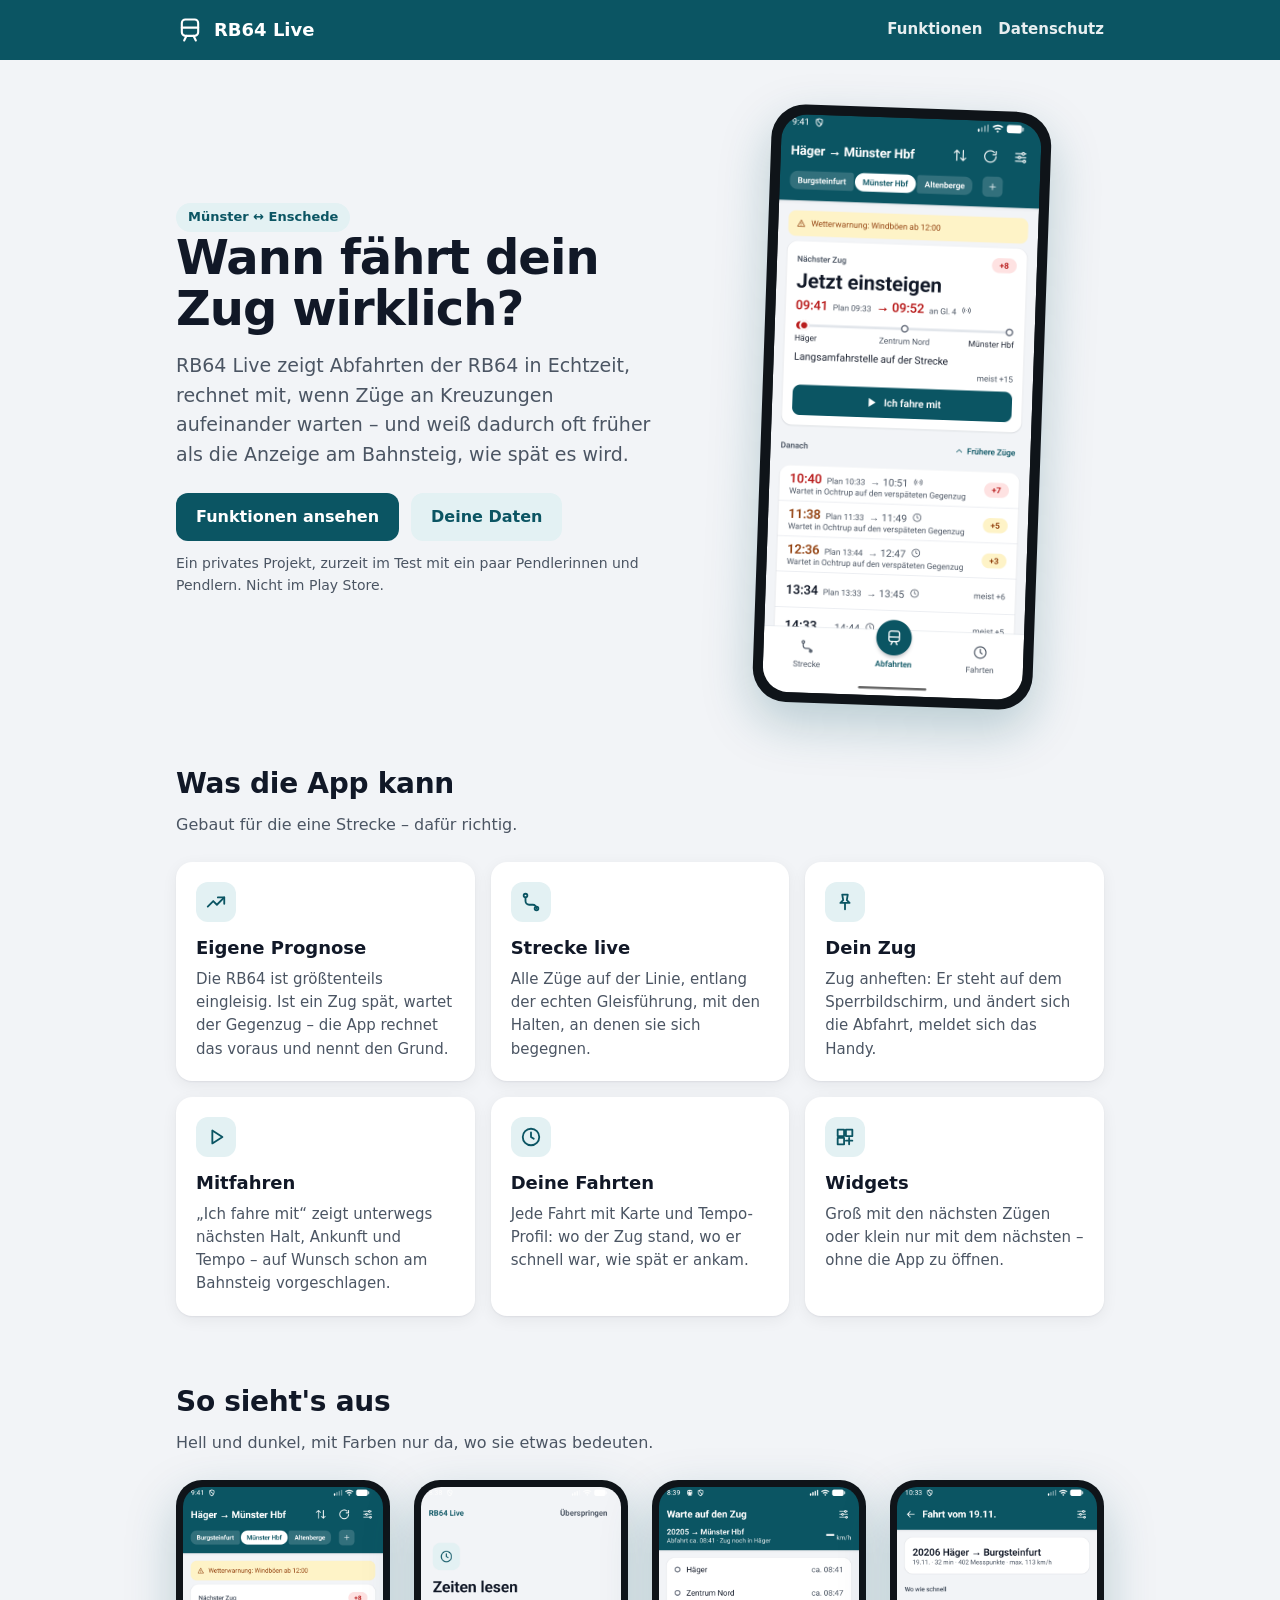
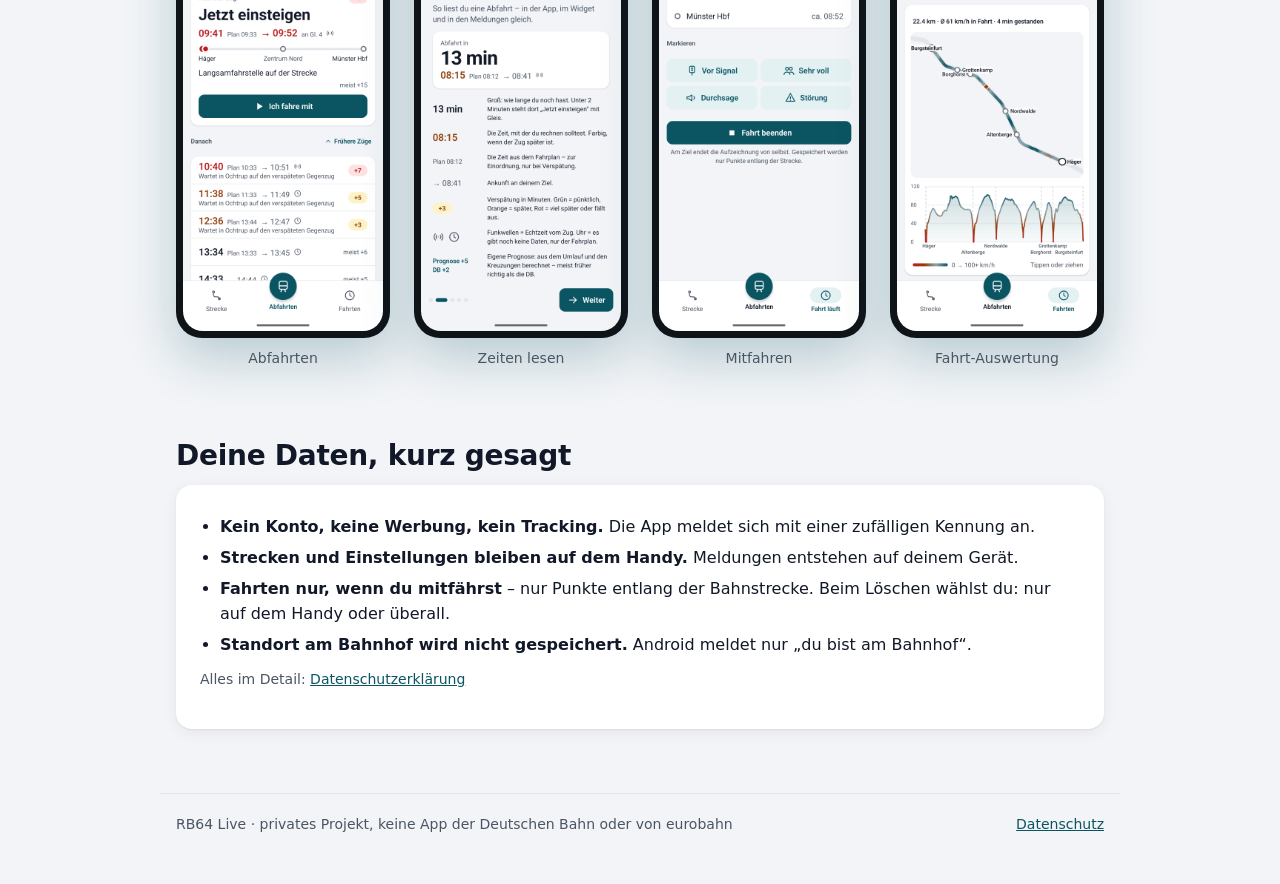
<file: index.html>
<!doctype html>
<html lang="de">
<head>
  <meta charset="utf-8">
  <meta name="viewport" content="width=device-width, initial-scale=1">
  <title>RB64 Live</title>
  <meta name="description" content="Echtzeit für die RB64 Münster–Enschede: wann dein Zug wirklich fährt, wo er gerade ist und warum er wartet.">
  <meta name="theme-color" content="#0B5563">
  <link rel="stylesheet" href="style.css">
  <link rel="icon" href="data:image/svg+xml,%3Csvg xmlns='http://www.w3.org/2000/svg' viewBox='0 0 24 24'%3E%3Crect width='24' height='24' rx='6' fill='%230B5563'/%3E%3Cpath d='M8 4h8a2 2 0 0 1 2 2v7a2 2 0 0 1-2 2H8a2 2 0 0 1-2-2V6a2 2 0 0 1 2-2zM6 10h12M9 15l-2 4M15 15l2 4' fill='none' stroke='white' stroke-width='1.8' stroke-linecap='round' stroke-linejoin='round'/%3E%3C/svg%3E">
</head>
<body>
<header class="top">
  <div class="wrap">
    <a class="logo" href="./">
      <svg viewBox="0 0 24 24" fill="none" stroke="currentColor" stroke-width="1.8" stroke-linecap="round" stroke-linejoin="round" aria-hidden="true">
        <path d="M8 3h8a3 3 0 0 1 3 3v8a3 3 0 0 1-3 3H8a3 3 0 0 1-3-3V6a3 3 0 0 1 3-3z"/><path d="M5 10h14"/><path d="M9 17l-2 4M15 17l2 4"/>
      </svg>
      RB64 Live
    </a>
    <nav>
      <a class="hide-sm" href="#funktionen">Funktionen</a>
      <a href="datenschutz.html">Datenschutz</a>
    </nav>
  </div>
</header>

<main class="wrap">
  <div class="hero">
    <div>
      <span class="pill tint">Münster ↔ Enschede</span>
      <h1>Wann fährt dein Zug wirklich?</h1>
      <p class="lead">RB64 Live zeigt Abfahrten der RB64 in Echtzeit, rechnet mit, wenn Züge an Kreuzungen aufeinander warten –
        und weiß dadurch oft früher als die Anzeige am Bahnsteig, wie spät es wird.</p>
      <div class="actions">
        <a class="btn" href="#funktionen">Funktionen ansehen</a>
        <a class="btn soft" href="datenschutz.html">Deine Daten</a>
      </div>
      <p class="note">Ein privates Projekt, zurzeit im Test mit ein paar Pendlerinnen und Pendlern. Nicht im Play Store.</p>
    </div>
    <div class="phone"><img src="img/abfahrten.png" alt="Abfahrten Häger nach Münster Hbf: nächster Zug mit 8 Minuten Verspätung, darunter weitere Züge mit Grund der Verspätung" width="1080" height="2400"></div>
  </div>

  <section id="funktionen">
    <h2>Was die App kann</h2>
    <p class="sub">Gebaut für die eine Strecke – dafür richtig.</p>
    <div class="grid">
      <div class="card">
        <div class="icon"><svg viewBox="0 0 24 24" fill="none" stroke="currentColor" stroke-width="2" stroke-linecap="round" stroke-linejoin="round"><path d="M3 17l6-6 4 4 8-8"/><path d="M14 7h7v7"/></svg></div>
        <h3>Eigene Prognose</h3>
        <p>Die RB64 ist größtenteils eingleisig. Ist ein Zug spät, wartet der Gegenzug – die App rechnet das voraus und nennt den Grund.</p>
      </div>
      <div class="card">
        <div class="icon"><svg viewBox="0 0 24 24" fill="none" stroke="currentColor" stroke-width="2" stroke-linecap="round" stroke-linejoin="round"><path d="M4 5a2 2 0 1 0 4 0a2 2 0 1 0-4 0"/><path d="M16 19a2 2 0 1 0 4 0a2 2 0 1 0-4 0"/><path d="M6 7v4a4 4 0 0 0 4 4h4a4 4 0 0 1 4 4"/></svg></div>
        <h3>Strecke live</h3>
        <p>Alle Züge auf der Linie, entlang der echten Gleisführung, mit den Halten, an denen sie sich begegnen.</p>
      </div>
      <div class="card">
        <div class="icon"><svg viewBox="0 0 24 24" fill="none" stroke="currentColor" stroke-width="2" stroke-linecap="round" stroke-linejoin="round"><path d="M9 4h6l-1 6 3 3H7l3-3z"/><path d="M12 13v7"/></svg></div>
        <h3>Dein Zug</h3>
        <p>Zug anheften: Er steht auf dem Sperrbildschirm, und ändert sich die Abfahrt, meldet sich das Handy.</p>
      </div>
      <div class="card">
        <div class="icon"><svg viewBox="0 0 24 24" fill="none" stroke="currentColor" stroke-width="2" stroke-linecap="round" stroke-linejoin="round"><path d="M8 5v14l11-7z"/></svg></div>
        <h3>Mitfahren</h3>
        <p>„Ich fahre mit“ zeigt unterwegs nächsten Halt, Ankunft und Tempo – auf Wunsch schon am Bahnsteig vorgeschlagen.</p>
      </div>
      <div class="card">
        <div class="icon"><svg viewBox="0 0 24 24" fill="none" stroke="currentColor" stroke-width="2" stroke-linecap="round" stroke-linejoin="round"><path d="M3 12a9 9 0 1 0 18 0a9 9 0 1 0-18 0"/><path d="M12 7v5l3 2"/></svg></div>
        <h3>Deine Fahrten</h3>
        <p>Jede Fahrt mit Karte und Tempo-Profil: wo der Zug stand, wo er schnell war, wie spät er ankam.</p>
      </div>
      <div class="card">
        <div class="icon"><svg viewBox="0 0 24 24" fill="none" stroke="currentColor" stroke-width="2" stroke-linecap="round" stroke-linejoin="round"><path d="M4 4h7v7H4zM13 4h7v7h-7zM4 13h7v7H4z"/><path d="M13 16h7M16.5 13v7"/></svg></div>
        <h3>Widgets</h3>
        <p>Groß mit den nächsten Zügen oder klein nur mit dem nächsten – ohne die App zu öffnen.</p>
      </div>
    </div>
  </section>

  <section>
    <h2>So sieht's aus</h2>
    <p class="sub">Hell und dunkel, mit Farben nur da, wo sie etwas bedeuten.</p>
    <div class="shots">
      <figure><div class="phone"><img src="img/abfahrten.png" alt="Abfahrten mit Verspätungen und Gründen" loading="lazy" width="1080" height="2400"></div><figcaption>Abfahrten</figcaption></figure>
      <figure><div class="phone"><img src="img/zeiten.png" alt="Einführung: wie man eine Abfahrt liest" loading="lazy" width="1080" height="2400"></div><figcaption>Zeiten lesen</figcaption></figure>
      <figure><div class="phone"><img src="img/mitfahren.png" alt="Mitfahren: Warte auf den Zug, Halte mit erwarteten Zeiten" loading="lazy" width="1080" height="2400"></div><figcaption>Mitfahren</figcaption></figure>
      <figure><div class="phone"><img src="img/fahrt.png" alt="Auswertung einer Fahrt mit Karte und Tempo-Profil" loading="lazy" width="1080" height="2400"></div><figcaption>Fahrt-Auswertung</figcaption></figure>
    </div>
  </section>

  <section>
    <h2>Deine Daten, kurz gesagt</h2>
    <div class="privacy">
      <ul>
        <li><strong>Kein Konto, keine Werbung, kein Tracking.</strong> Die App meldet sich mit einer zufälligen Kennung an.</li>
        <li><strong>Strecken und Einstellungen bleiben auf dem Handy.</strong> Meldungen entstehen auf deinem Gerät.</li>
        <li><strong>Fahrten nur, wenn du mitfährst</strong> – nur Punkte entlang der Bahnstrecke. Beim Löschen wählst du: nur auf dem Handy oder überall.</li>
        <li><strong>Standort am Bahnhof wird nicht gespeichert.</strong> Android meldet nur „du bist am Bahnhof“.</li>
      </ul>
      <p class="note">Alles im Detail: <a href="datenschutz.html">Datenschutzerklärung</a></p>
    </div>
  </section>
</main>

<footer>
  <div class="wrap">
    <span>RB64 Live · privates Projekt, keine App der Deutschen Bahn oder von eurobahn</span>
    <span><a href="datenschutz.html">Datenschutz</a></span>
  </div>
</footer>
</body>
</html>
</file>
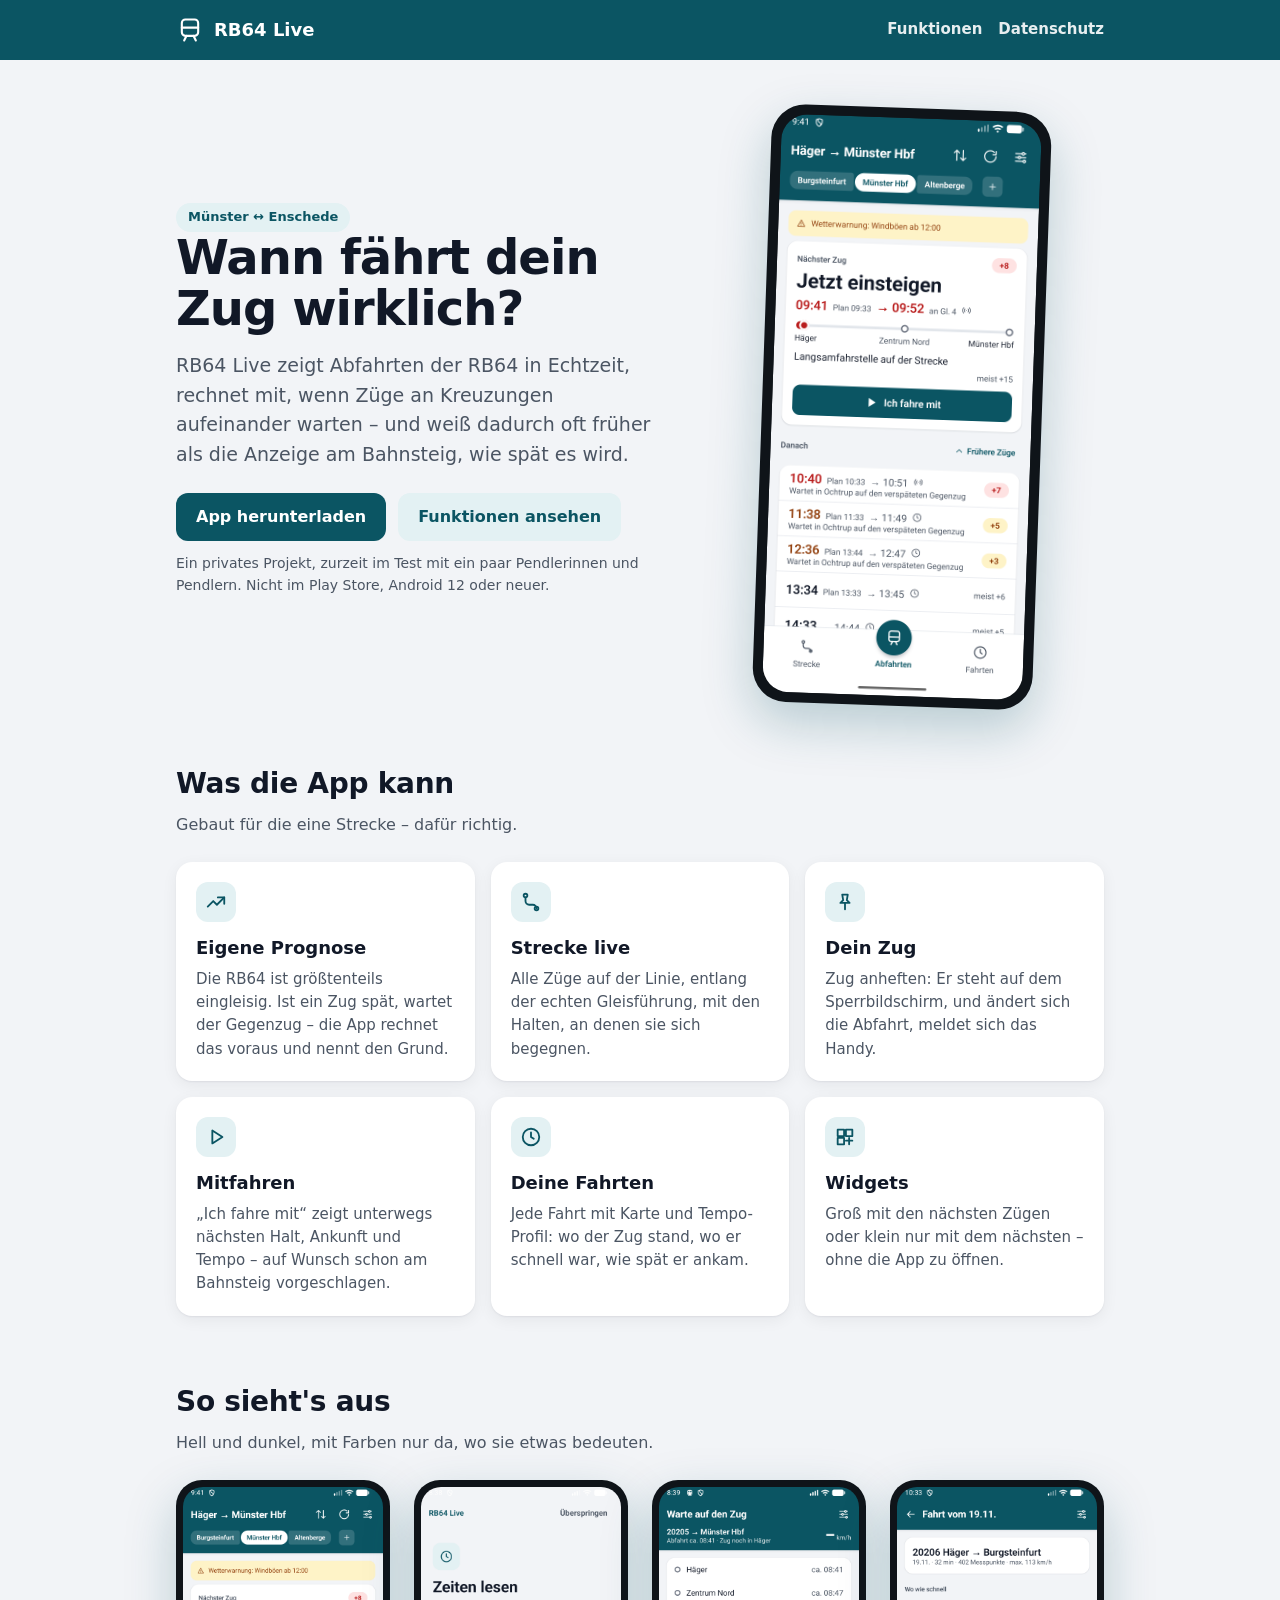
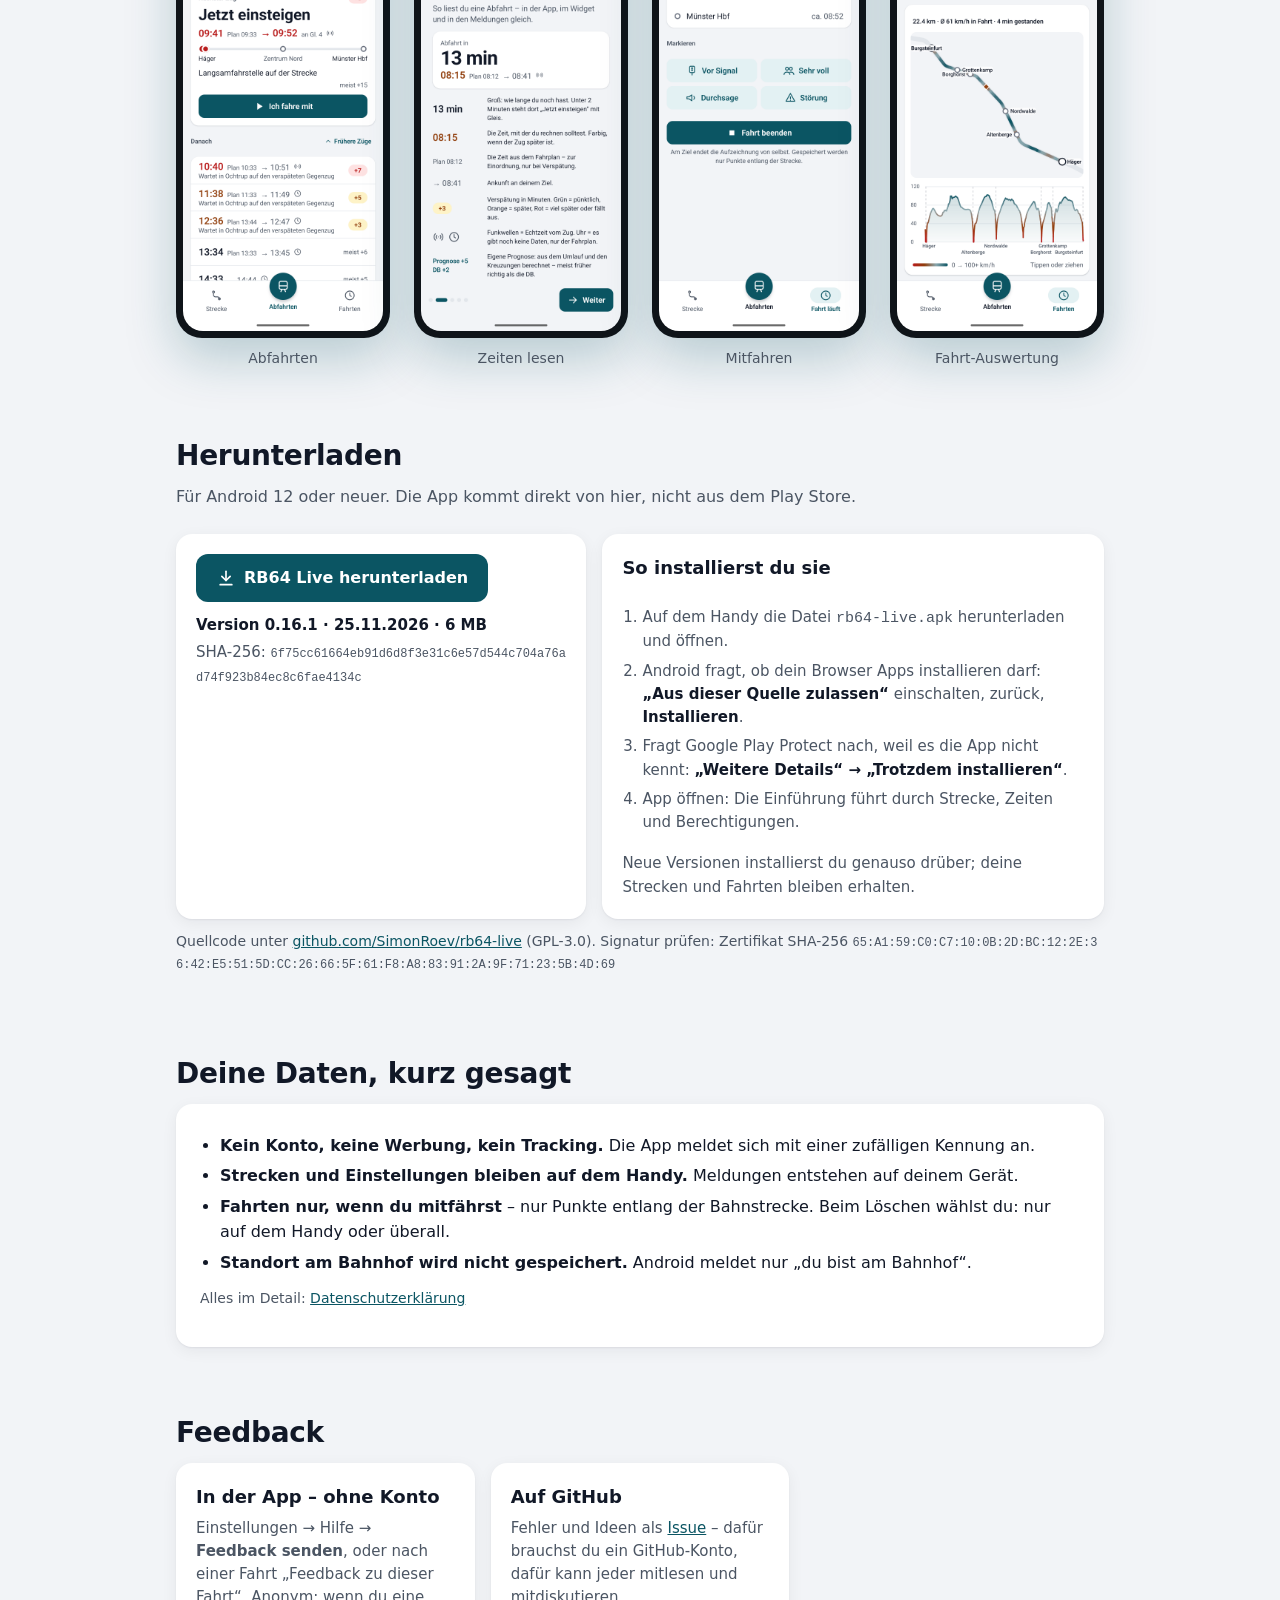
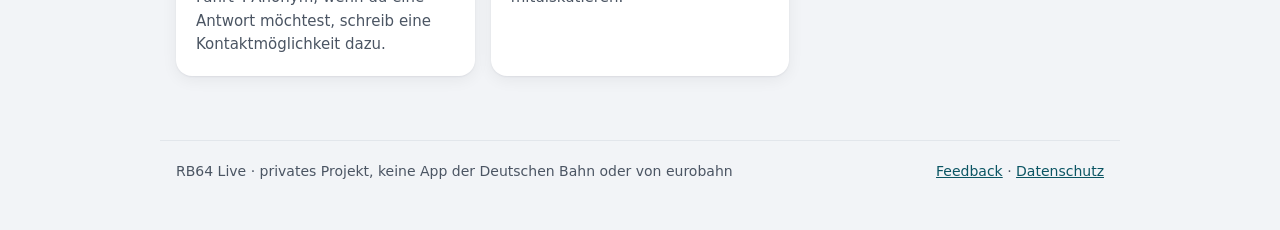
<file: docs/index.html>
<!doctype html>
<html lang="de">
<head>
  <meta charset="utf-8">
  <meta name="viewport" content="width=device-width, initial-scale=1">
  <title>RB64 Live</title>
  <meta name="description" content="Echtzeit für die RB64 Münster–Enschede: wann dein Zug wirklich fährt, wo er gerade ist und warum er wartet.">
  <meta name="theme-color" content="#0B5563">
  <link rel="stylesheet" href="style.css">
  <link rel="icon" href="data:image/svg+xml,%3Csvg xmlns='http://www.w3.org/2000/svg' viewBox='0 0 24 24'%3E%3Crect width='24' height='24' rx='6' fill='%230B5563'/%3E%3Cpath d='M8 4h8a2 2 0 0 1 2 2v7a2 2 0 0 1-2 2H8a2 2 0 0 1-2-2V6a2 2 0 0 1 2-2zM6 10h12M9 15l-2 4M15 15l2 4' fill='none' stroke='white' stroke-width='1.8' stroke-linecap='round' stroke-linejoin='round'/%3E%3C/svg%3E">
</head>
<body>
<header class="top">
  <div class="wrap">
    <a class="logo" href="./">
      <svg viewBox="0 0 24 24" fill="none" stroke="currentColor" stroke-width="1.8" stroke-linecap="round" stroke-linejoin="round" aria-hidden="true">
        <path d="M8 3h8a3 3 0 0 1 3 3v8a3 3 0 0 1-3 3H8a3 3 0 0 1-3-3V6a3 3 0 0 1 3-3z"/><path d="M5 10h14"/><path d="M9 17l-2 4M15 17l2 4"/>
      </svg>
      RB64 Live
    </a>
    <nav>
      <a class="hide-sm" href="#funktionen">Funktionen</a>
      <a href="datenschutz.html">Datenschutz</a>
    </nav>
  </div>
</header>

<main class="wrap">
  <div class="hero">
    <div>
      <span class="pill tint">Münster ↔ Enschede</span>
      <h1>Wann fährt dein Zug wirklich?</h1>
      <p class="lead">RB64 Live zeigt Abfahrten der RB64 in Echtzeit, rechnet mit, wenn Züge an Kreuzungen aufeinander warten –
        und weiß dadurch oft früher als die Anzeige am Bahnsteig, wie spät es wird.</p>
      <div class="actions">
        <a class="btn" href="#download">App herunterladen</a>
        <a class="btn soft" href="#funktionen">Funktionen ansehen</a>
      </div>
      <p class="note">Ein privates Projekt, zurzeit im Test mit ein paar Pendlerinnen und Pendlern. Nicht im Play Store, Android 12 oder neuer.</p>
    </div>
    <div class="phone"><img src="img/abfahrten.png" alt="Abfahrten Häger nach Münster Hbf: nächster Zug mit 8 Minuten Verspätung, darunter weitere Züge mit Grund der Verspätung" width="1080" height="2400"></div>
  </div>

  <section id="funktionen">
    <h2>Was die App kann</h2>
    <p class="sub">Gebaut für die eine Strecke – dafür richtig.</p>
    <div class="grid">
      <div class="card">
        <div class="icon"><svg viewBox="0 0 24 24" fill="none" stroke="currentColor" stroke-width="2" stroke-linecap="round" stroke-linejoin="round"><path d="M3 17l6-6 4 4 8-8"/><path d="M14 7h7v7"/></svg></div>
        <h3>Eigene Prognose</h3>
        <p>Die RB64 ist größtenteils eingleisig. Ist ein Zug spät, wartet der Gegenzug – die App rechnet das voraus und nennt den Grund.</p>
      </div>
      <div class="card">
        <div class="icon"><svg viewBox="0 0 24 24" fill="none" stroke="currentColor" stroke-width="2" stroke-linecap="round" stroke-linejoin="round"><path d="M4 5a2 2 0 1 0 4 0a2 2 0 1 0-4 0"/><path d="M16 19a2 2 0 1 0 4 0a2 2 0 1 0-4 0"/><path d="M6 7v4a4 4 0 0 0 4 4h4a4 4 0 0 1 4 4"/></svg></div>
        <h3>Strecke live</h3>
        <p>Alle Züge auf der Linie, entlang der echten Gleisführung, mit den Halten, an denen sie sich begegnen.</p>
      </div>
      <div class="card">
        <div class="icon"><svg viewBox="0 0 24 24" fill="none" stroke="currentColor" stroke-width="2" stroke-linecap="round" stroke-linejoin="round"><path d="M9 4h6l-1 6 3 3H7l3-3z"/><path d="M12 13v7"/></svg></div>
        <h3>Dein Zug</h3>
        <p>Zug anheften: Er steht auf dem Sperrbildschirm, und ändert sich die Abfahrt, meldet sich das Handy.</p>
      </div>
      <div class="card">
        <div class="icon"><svg viewBox="0 0 24 24" fill="none" stroke="currentColor" stroke-width="2" stroke-linecap="round" stroke-linejoin="round"><path d="M8 5v14l11-7z"/></svg></div>
        <h3>Mitfahren</h3>
        <p>„Ich fahre mit“ zeigt unterwegs nächsten Halt, Ankunft und Tempo – auf Wunsch schon am Bahnsteig vorgeschlagen.</p>
      </div>
      <div class="card">
        <div class="icon"><svg viewBox="0 0 24 24" fill="none" stroke="currentColor" stroke-width="2" stroke-linecap="round" stroke-linejoin="round"><path d="M3 12a9 9 0 1 0 18 0a9 9 0 1 0-18 0"/><path d="M12 7v5l3 2"/></svg></div>
        <h3>Deine Fahrten</h3>
        <p>Jede Fahrt mit Karte und Tempo-Profil: wo der Zug stand, wo er schnell war, wie spät er ankam.</p>
      </div>
      <div class="card">
        <div class="icon"><svg viewBox="0 0 24 24" fill="none" stroke="currentColor" stroke-width="2" stroke-linecap="round" stroke-linejoin="round"><path d="M4 4h7v7H4zM13 4h7v7h-7zM4 13h7v7H4z"/><path d="M13 16h7M16.5 13v7"/></svg></div>
        <h3>Widgets</h3>
        <p>Groß mit den nächsten Zügen oder klein nur mit dem nächsten – ohne die App zu öffnen.</p>
      </div>
    </div>
  </section>

  <section>
    <h2>So sieht's aus</h2>
    <p class="sub">Hell und dunkel, mit Farben nur da, wo sie etwas bedeuten.</p>
    <div class="shots">
      <figure><div class="phone"><img src="img/abfahrten.png" alt="Abfahrten mit Verspätungen und Gründen" loading="lazy" width="1080" height="2400"></div><figcaption>Abfahrten</figcaption></figure>
      <figure><div class="phone"><img src="img/zeiten.png" alt="Einführung: wie man eine Abfahrt liest" loading="lazy" width="1080" height="2400"></div><figcaption>Zeiten lesen</figcaption></figure>
      <figure><div class="phone"><img src="img/mitfahren.png" alt="Mitfahren: Warte auf den Zug, Halte mit erwarteten Zeiten" loading="lazy" width="1080" height="2400"></div><figcaption>Mitfahren</figcaption></figure>
      <figure><div class="phone"><img src="img/fahrt.png" alt="Auswertung einer Fahrt mit Karte und Tempo-Profil" loading="lazy" width="1080" height="2400"></div><figcaption>Fahrt-Auswertung</figcaption></figure>
    </div>
  </section>

  <section id="download">
    <h2>Herunterladen</h2>
    <p class="sub">Für Android 12 oder neuer. Die App kommt direkt von hier, nicht aus dem Play Store.</p>
    <div class="download">
      <div class="card">
        <a class="btn" href="download/rb64-live.apk" download>
          <svg viewBox="0 0 24 24" width="20" height="20" fill="none" stroke="currentColor" stroke-width="2" stroke-linecap="round" stroke-linejoin="round" aria-hidden="true"><path d="M12 4v11"/><path d="M7 10l5 5 5-5"/><path d="M5 20h14"/></svg>
          RB64 Live herunterladen
        </a>
        <p class="release"><!--release--><span class="ver">Version 0.16.1 · 25.11.2026 · 6 MB</span><span class="sha">SHA-256: <code>6f75cc61664eb91d6d8f3e31c6e57d544c704a76ad74f923b84ec8c6fae4134c</code></span><!--/release--></p>
      </div>
      <div class="card">
        <h3>So installierst du sie</h3>
        <ol class="steps">
          <li>Auf dem Handy die Datei <code>rb64-live.apk</code> herunterladen und öffnen.</li>
          <li>Android fragt, ob dein Browser Apps installieren darf: <strong>„Aus dieser Quelle zulassen“</strong> einschalten, zurück, <strong>Installieren</strong>.</li>
          <li>Fragt Google Play Protect nach, weil es die App nicht kennt: <strong>„Weitere Details“ → „Trotzdem installieren“</strong>.</li>
          <li>App öffnen: Die Einführung führt durch Strecke, Zeiten und Berechtigungen.</li>
        </ol>
        <p class="note">Neue Versionen installierst du genauso drüber; deine Strecken und Fahrten bleiben erhalten.</p>
      </div>
    </div>
    <p class="note">Quellcode unter <a href="https://github.com/SimonRoev/rb64-live">github.com/SimonRoev/rb64-live</a> (GPL-3.0).
      Signatur prüfen: Zertifikat SHA-256 <code class="fp">65:A1:59:C0:C7:10:0B:2D:BC:12:2E:36:42:E5:51:5D:CC:26:66:5F:61:F8:A8:83:91:2A:9F:71:23:5B:4D:69</code></p>
  </section>

  <section>
    <h2>Deine Daten, kurz gesagt</h2>
    <div class="privacy">
      <ul>
        <li><strong>Kein Konto, keine Werbung, kein Tracking.</strong> Die App meldet sich mit einer zufälligen Kennung an.</li>
        <li><strong>Strecken und Einstellungen bleiben auf dem Handy.</strong> Meldungen entstehen auf deinem Gerät.</li>
        <li><strong>Fahrten nur, wenn du mitfährst</strong> – nur Punkte entlang der Bahnstrecke. Beim Löschen wählst du: nur auf dem Handy oder überall.</li>
        <li><strong>Standort am Bahnhof wird nicht gespeichert.</strong> Android meldet nur „du bist am Bahnhof“.</li>
      </ul>
      <p class="note">Alles im Detail: <a href="datenschutz.html">Datenschutzerklärung</a></p>
    </div>
  </section>

  <section id="feedback">
    <h2>Feedback</h2>
    <div class="grid">
      <div class="card">
        <h3>In der App – ohne Konto</h3>
        <p>Einstellungen → Hilfe → <strong>Feedback senden</strong>, oder nach einer Fahrt „Feedback zu dieser Fahrt“.
          Anonym; wenn du eine Antwort möchtest, schreib eine Kontaktmöglichkeit dazu.</p>
      </div>
      <div class="card">
        <h3>Auf GitHub</h3>
        <p>Fehler und Ideen als <a href="https://github.com/SimonRoev/rb64-live/issues">Issue</a> – dafür brauchst du ein GitHub-Konto,
          dafür kann jeder mitlesen und mitdiskutieren.</p>
      </div>
    </div>
  </section>
</main>

<footer>
  <div class="wrap">
    <span>RB64 Live · privates Projekt, keine App der Deutschen Bahn oder von eurobahn</span>
    <span><a href="#feedback">Feedback</a> · <a href="datenschutz.html">Datenschutz</a></span>
  </div>
</footer>
</body>
</html>
</file>
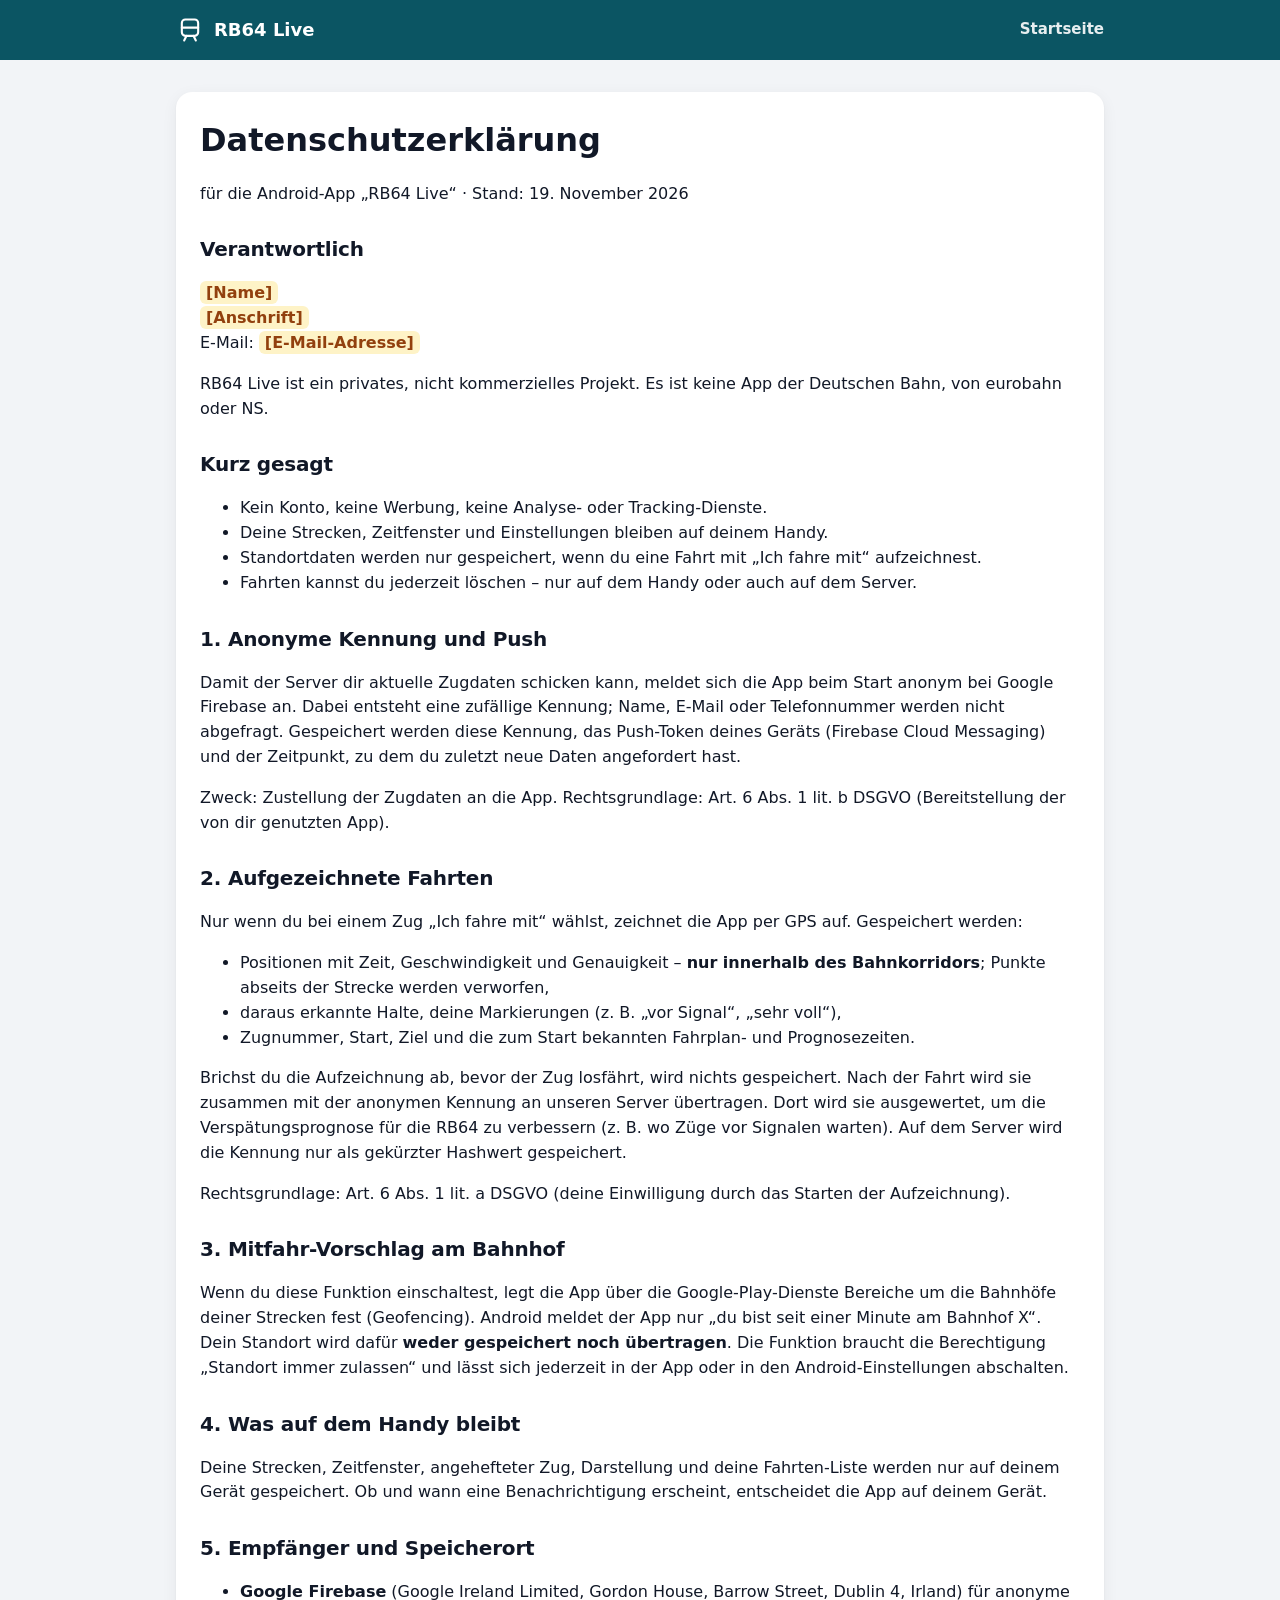
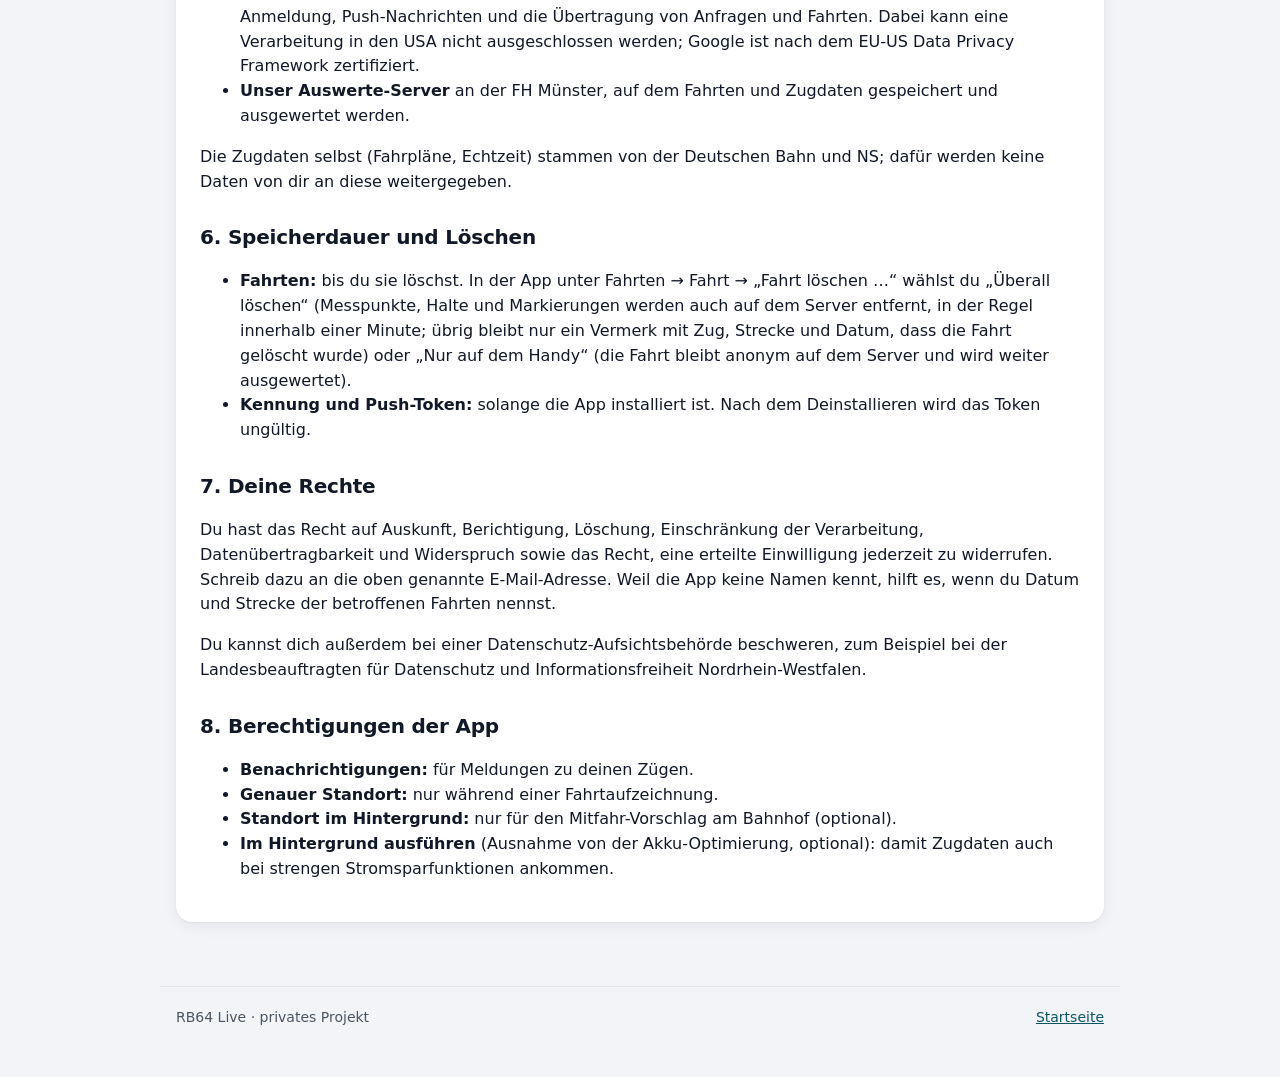
<file: datenschutz.html>
<!doctype html>
<html lang="de">
<head>
  <meta charset="utf-8">
  <meta name="viewport" content="width=device-width, initial-scale=1">
  <title>Datenschutz – RB64 Live</title>
  <meta name="description" content="Welche Daten die App RB64 Live verarbeitet, wozu und wie du sie löschen kannst.">
  <meta name="theme-color" content="#0B5563">
  <link rel="stylesheet" href="style.css">
</head>
<body>
<header class="top">
  <div class="wrap">
    <a class="logo" href="./">
      <svg viewBox="0 0 24 24" fill="none" stroke="currentColor" stroke-width="1.8" stroke-linecap="round" stroke-linejoin="round" aria-hidden="true">
        <path d="M8 3h8a3 3 0 0 1 3 3v8a3 3 0 0 1-3 3H8a3 3 0 0 1-3-3V6a3 3 0 0 1 3-3z"/><path d="M5 10h14"/><path d="M9 17l-2 4M15 17l2 4"/>
      </svg>
      RB64 Live
    </a>
    <nav><a href="./">Startseite</a></nav>
  </div>
</header>

<main class="wrap">
  <article class="doc">
    <h1>Datenschutzerklärung</h1>
    <p>für die Android-App „RB64 Live“ · Stand: 19. November 2026</p>

    <h2>Verantwortlich</h2>
    <p><span class="todo">[Name]</span><br>
      <span class="todo">[Anschrift]</span><br>
      E-Mail: <span class="todo">[E-Mail-Adresse]</span></p>
    <p>RB64 Live ist ein privates, nicht kommerzielles Projekt. Es ist keine App der Deutschen Bahn, von eurobahn oder NS.</p>

    <h2>Kurz gesagt</h2>
    <ul>
      <li>Kein Konto, keine Werbung, keine Analyse- oder Tracking-Dienste.</li>
      <li>Deine Strecken, Zeitfenster und Einstellungen bleiben auf deinem Handy.</li>
      <li>Standortdaten werden nur gespeichert, wenn du eine Fahrt mit „Ich fahre mit“ aufzeichnest.</li>
      <li>Fahrten kannst du jederzeit löschen – nur auf dem Handy oder auch auf dem Server.</li>
    </ul>

    <h2>1. Anonyme Kennung und Push</h2>
    <p>Damit der Server dir aktuelle Zugdaten schicken kann, meldet sich die App beim Start anonym bei Google Firebase an.
      Dabei entsteht eine zufällige Kennung; Name, E-Mail oder Telefonnummer werden nicht abgefragt.
      Gespeichert werden diese Kennung, das Push-Token deines Geräts (Firebase Cloud Messaging) und der Zeitpunkt,
      zu dem du zuletzt neue Daten angefordert hast.</p>
    <p>Zweck: Zustellung der Zugdaten an die App. Rechtsgrundlage: Art. 6 Abs. 1 lit. b DSGVO (Bereitstellung der von dir genutzten App).</p>

    <h2>2. Aufgezeichnete Fahrten</h2>
    <p>Nur wenn du bei einem Zug „Ich fahre mit“ wählst, zeichnet die App per GPS auf. Gespeichert werden:</p>
    <ul>
      <li>Positionen mit Zeit, Geschwindigkeit und Genauigkeit – <strong>nur innerhalb des Bahnkorridors</strong>; Punkte abseits der Strecke werden verworfen,</li>
      <li>daraus erkannte Halte, deine Markierungen (z. B. „vor Signal“, „sehr voll“),</li>
      <li>Zugnummer, Start, Ziel und die zum Start bekannten Fahrplan- und Prognosezeiten.</li>
    </ul>
    <p>Brichst du die Aufzeichnung ab, bevor der Zug losfährt, wird nichts gespeichert. Nach der Fahrt wird sie zusammen mit
      der anonymen Kennung an unseren Server übertragen. Dort wird sie ausgewertet, um die Verspätungsprognose für die RB64 zu
      verbessern (z. B. wo Züge vor Signalen warten). Auf dem Server wird die Kennung nur als gekürzter Hashwert gespeichert.</p>
    <p>Rechtsgrundlage: Art. 6 Abs. 1 lit. a DSGVO (deine Einwilligung durch das Starten der Aufzeichnung).</p>

    <h2>3. Mitfahr-Vorschlag am Bahnhof</h2>
    <p>Wenn du diese Funktion einschaltest, legt die App über die Google-Play-Dienste Bereiche um die Bahnhöfe deiner Strecken
      fest (Geofencing). Android meldet der App nur „du bist seit einer Minute am Bahnhof X“. Dein Standort wird dafür
      <strong>weder gespeichert noch übertragen</strong>. Die Funktion braucht die Berechtigung „Standort immer zulassen“
      und lässt sich jederzeit in der App oder in den Android-Einstellungen abschalten.</p>

    <h2>4. Was auf dem Handy bleibt</h2>
    <p>Deine Strecken, Zeitfenster, angehefteter Zug, Darstellung und deine Fahrten-Liste werden nur auf deinem Gerät
      gespeichert. Ob und wann eine Benachrichtigung erscheint, entscheidet die App auf deinem Gerät.</p>

    <h2>5. Empfänger und Speicherort</h2>
    <ul>
      <li><strong>Google Firebase</strong> (Google Ireland Limited, Gordon House, Barrow Street, Dublin 4, Irland) für anonyme Anmeldung,
        Push-Nachrichten und die Übertragung von Anfragen und Fahrten. Dabei kann eine Verarbeitung in den USA nicht
        ausgeschlossen werden; Google ist nach dem EU-US Data Privacy Framework zertifiziert.</li>
      <li><strong>Unser Auswerte-Server</strong> an der FH Münster, auf dem Fahrten und Zugdaten gespeichert und ausgewertet werden.</li>
    </ul>
    <p>Die Zugdaten selbst (Fahrpläne, Echtzeit) stammen von der Deutschen Bahn und NS; dafür werden keine Daten von dir an diese weitergegeben.</p>

    <h2>6. Speicherdauer und Löschen</h2>
    <ul>
      <li><strong>Fahrten:</strong> bis du sie löschst. In der App unter Fahrten → Fahrt → „Fahrt löschen …“ wählst du
        „Überall löschen“ (Messpunkte, Halte und Markierungen werden auch auf dem Server entfernt, in der Regel innerhalb
        einer Minute; übrig bleibt nur ein Vermerk mit Zug, Strecke und Datum, dass die Fahrt gelöscht wurde) oder
        „Nur auf dem Handy“ (die Fahrt bleibt anonym auf dem Server und wird weiter ausgewertet).</li>
      <li><strong>Kennung und Push-Token:</strong> solange die App installiert ist. Nach dem Deinstallieren wird das Token ungültig.</li>
    </ul>

    <h2>7. Deine Rechte</h2>
    <p>Du hast das Recht auf Auskunft, Berichtigung, Löschung, Einschränkung der Verarbeitung, Datenübertragbarkeit und
      Widerspruch sowie das Recht, eine erteilte Einwilligung jederzeit zu widerrufen. Schreib dazu an die oben genannte
      E-Mail-Adresse. Weil die App keine Namen kennt, hilft es, wenn du Datum und Strecke der betroffenen Fahrten nennst.</p>
    <p>Du kannst dich außerdem bei einer Datenschutz-Aufsichtsbehörde beschweren, zum Beispiel bei der Landesbeauftragten für
      Datenschutz und Informationsfreiheit Nordrhein-Westfalen.</p>

    <h2>8. Berechtigungen der App</h2>
    <ul>
      <li><strong>Benachrichtigungen:</strong> für Meldungen zu deinen Zügen.</li>
      <li><strong>Genauer Standort:</strong> nur während einer Fahrtaufzeichnung.</li>
      <li><strong>Standort im Hintergrund:</strong> nur für den Mitfahr-Vorschlag am Bahnhof (optional).</li>
      <li><strong>Im Hintergrund ausführen</strong> (Ausnahme von der Akku-Optimierung, optional): damit Zugdaten auch bei
        strengen Stromsparfunktionen ankommen.</li>
    </ul>
  </article>
</main>

<footer>
  <div class="wrap">
    <span>RB64 Live · privates Projekt</span>
    <span><a href="./">Startseite</a></span>
  </div>
</footer>
</body>
</html>
</file>
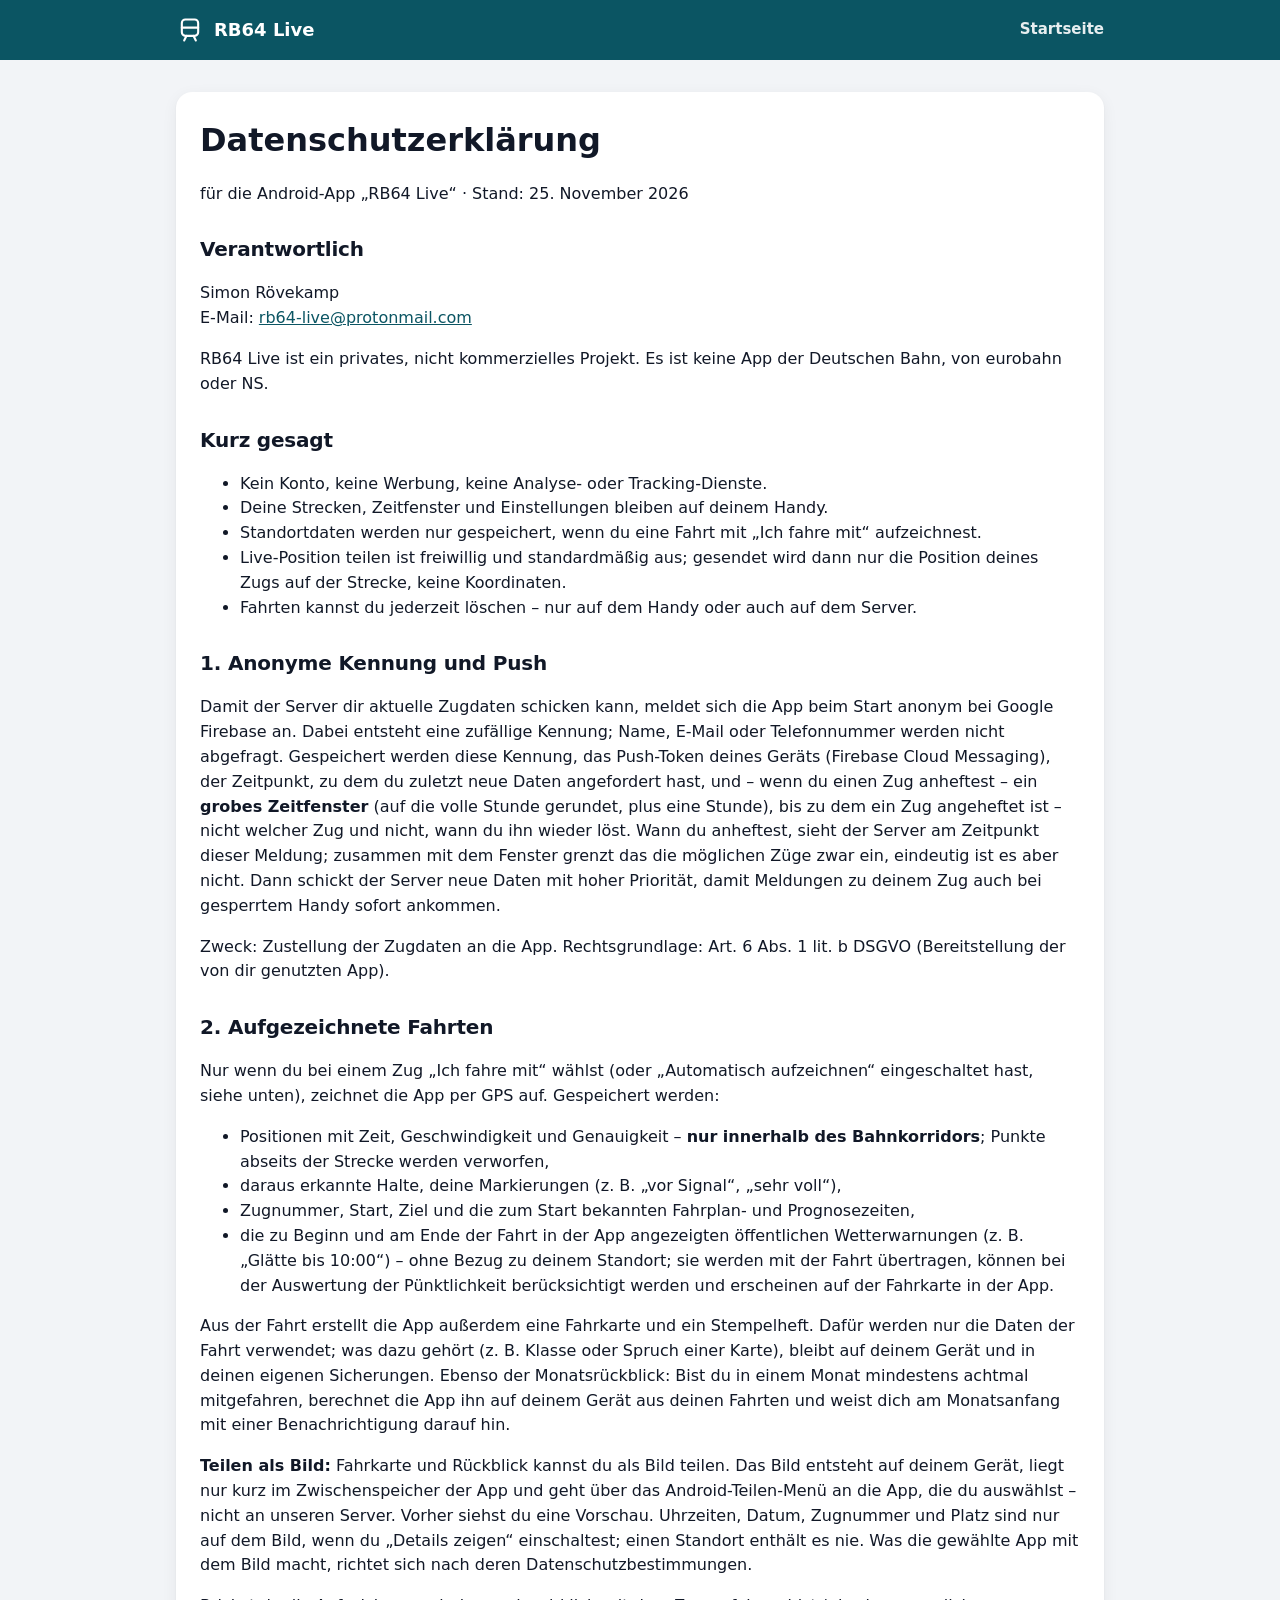
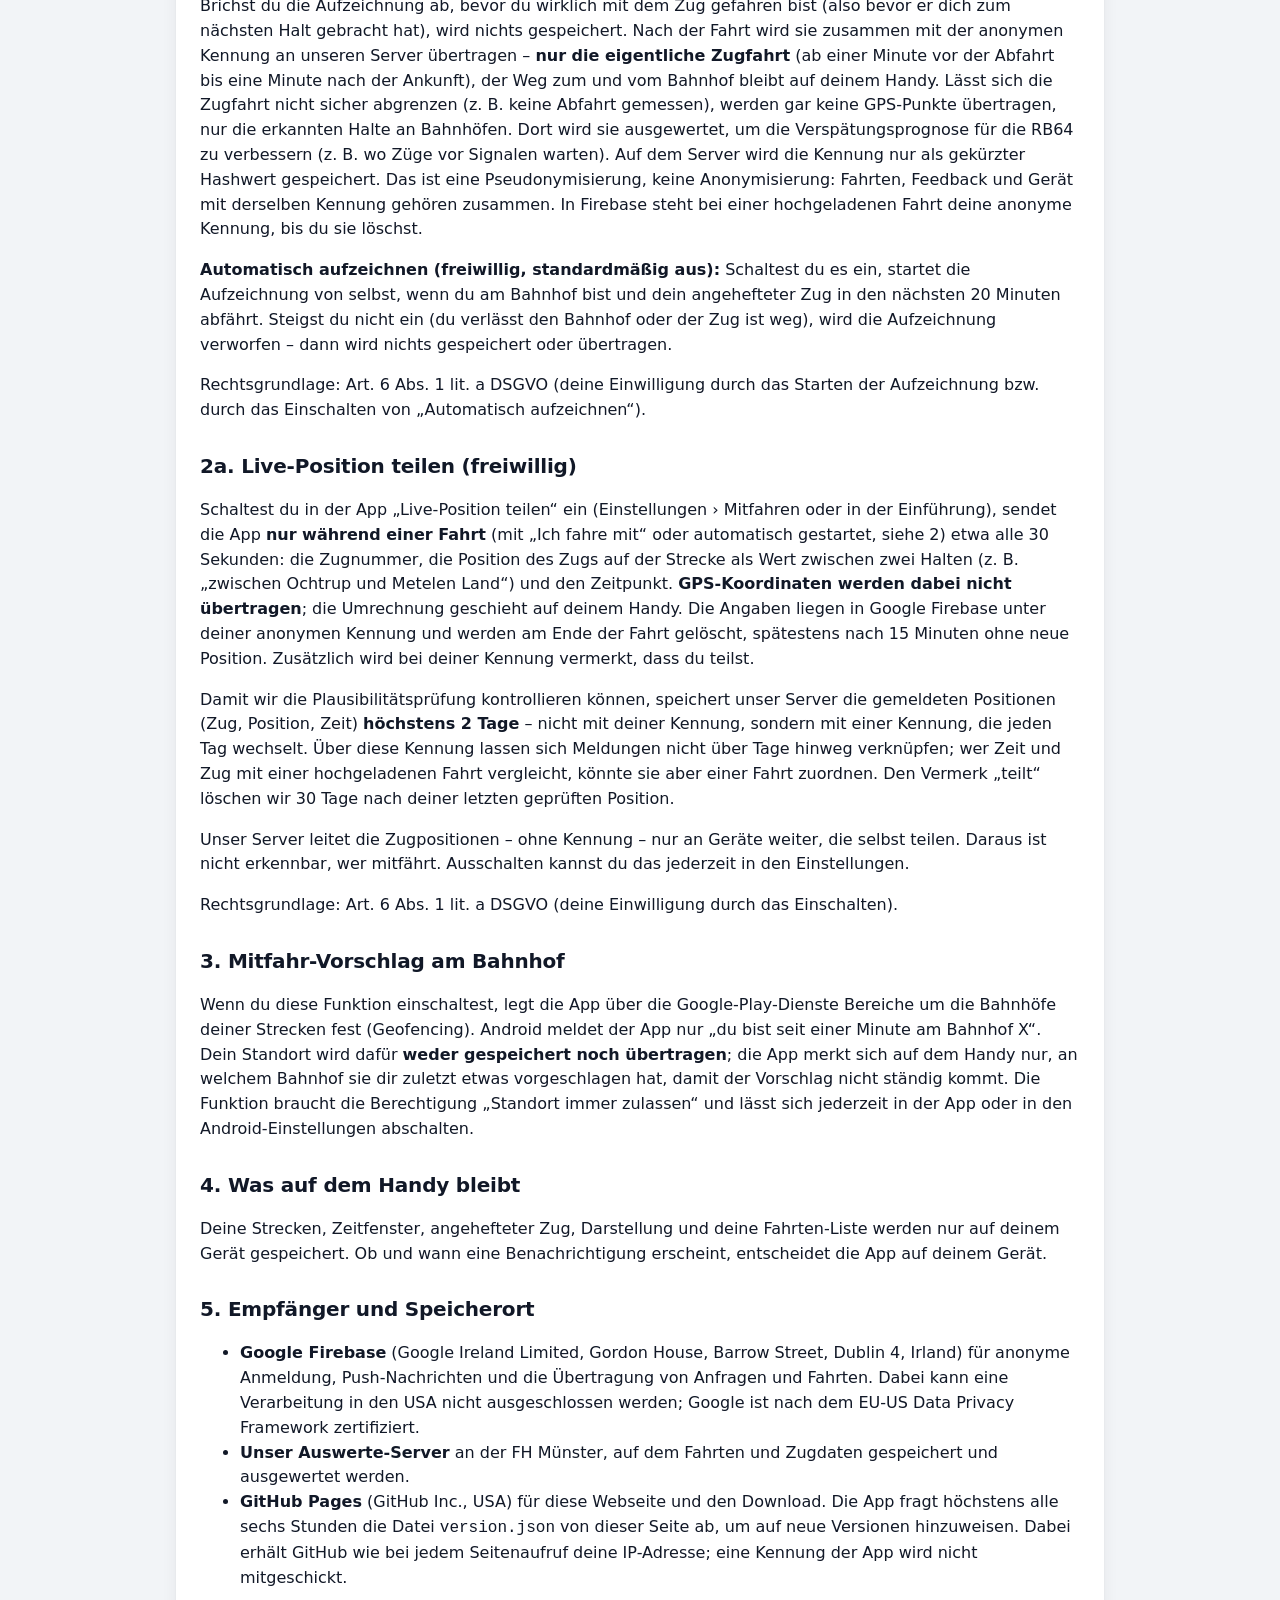
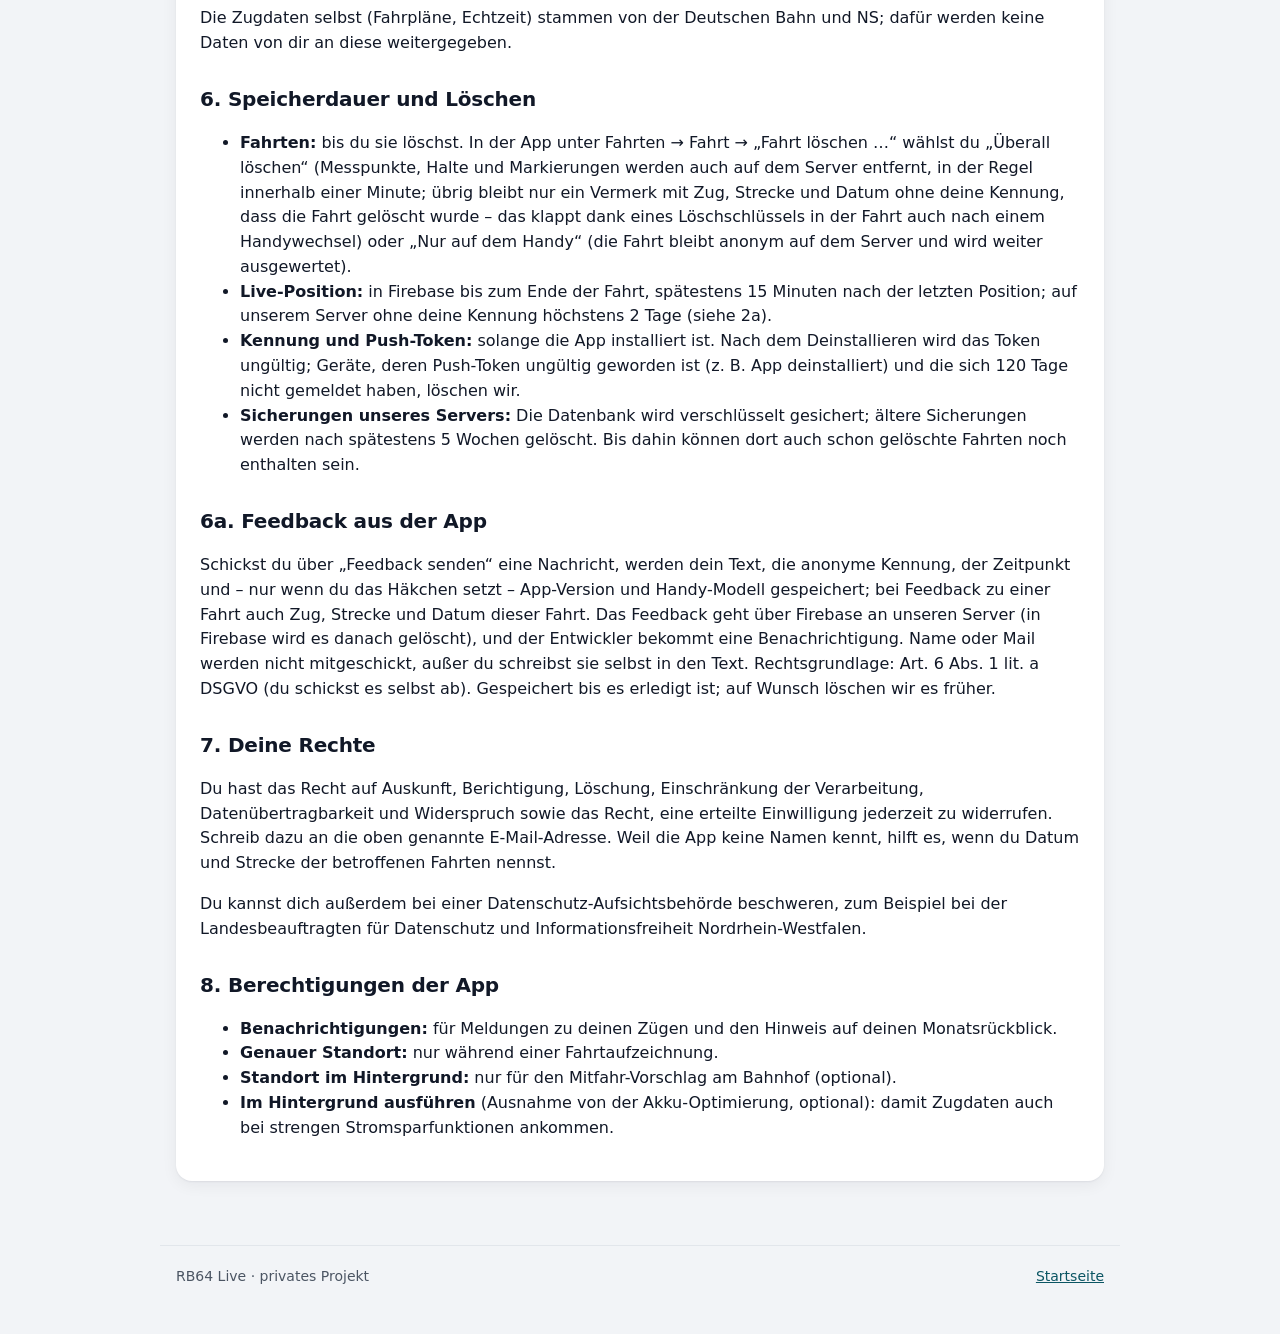
<file: docs/datenschutz.html>
<!doctype html>
<html lang="de">
<head>
  <meta charset="utf-8">
  <meta name="viewport" content="width=device-width, initial-scale=1">
  <title>Datenschutz – RB64 Live</title>
  <meta name="description" content="Welche Daten die App RB64 Live verarbeitet, wozu und wie du sie löschen kannst.">
  <meta name="theme-color" content="#0B5563">
  <link rel="stylesheet" href="style.css">
</head>
<body>
<header class="top">
  <div class="wrap">
    <a class="logo" href="./">
      <svg viewBox="0 0 24 24" fill="none" stroke="currentColor" stroke-width="1.8" stroke-linecap="round" stroke-linejoin="round" aria-hidden="true">
        <path d="M8 3h8a3 3 0 0 1 3 3v8a3 3 0 0 1-3 3H8a3 3 0 0 1-3-3V6a3 3 0 0 1 3-3z"/><path d="M5 10h14"/><path d="M9 17l-2 4M15 17l2 4"/>
      </svg>
      RB64 Live
    </a>
    <nav><a href="./">Startseite</a></nav>
  </div>
</header>

<main class="wrap">
  <article class="doc">
    <h1>Datenschutzerklärung</h1>
    <p>für die Android-App „RB64 Live“ · Stand: 25. November 2026</p>

    <h2>Verantwortlich</h2>
    <p>Simon Rövekamp<br>
      E-Mail: <a href="mailto:rb64-live@protonmail.com">rb64-live@protonmail.com</a></p>
    <p>RB64 Live ist ein privates, nicht kommerzielles Projekt. Es ist keine App der Deutschen Bahn, von eurobahn oder NS.</p>

    <h2>Kurz gesagt</h2>
    <ul>
      <li>Kein Konto, keine Werbung, keine Analyse- oder Tracking-Dienste.</li>
      <li>Deine Strecken, Zeitfenster und Einstellungen bleiben auf deinem Handy.</li>
      <li>Standortdaten werden nur gespeichert, wenn du eine Fahrt mit „Ich fahre mit“ aufzeichnest.</li>
      <li>Live-Position teilen ist freiwillig und standardmäßig aus; gesendet wird dann nur die Position deines Zugs auf der Strecke, keine Koordinaten.</li>
      <li>Fahrten kannst du jederzeit löschen – nur auf dem Handy oder auch auf dem Server.</li>
    </ul>

    <h2>1. Anonyme Kennung und Push</h2>
    <p>Damit der Server dir aktuelle Zugdaten schicken kann, meldet sich die App beim Start anonym bei Google Firebase an.
      Dabei entsteht eine zufällige Kennung; Name, E-Mail oder Telefonnummer werden nicht abgefragt.
      Gespeichert werden diese Kennung, das Push-Token deines Geräts (Firebase Cloud Messaging), der Zeitpunkt,
      zu dem du zuletzt neue Daten angefordert hast, und – wenn du einen Zug anheftest – ein <strong>grobes Zeitfenster</strong>
      (auf die volle Stunde gerundet, plus eine Stunde), bis zu dem ein Zug angeheftet ist – nicht welcher Zug und nicht, wann
      du ihn wieder löst. Wann du anheftest, sieht der Server am Zeitpunkt dieser Meldung; zusammen mit dem Fenster grenzt
      das die möglichen Züge zwar ein, eindeutig ist es aber nicht. Dann schickt der Server neue Daten mit hoher Priorität, damit Meldungen zu deinem Zug auch bei
      gesperrtem Handy sofort ankommen.</p>
    <p>Zweck: Zustellung der Zugdaten an die App. Rechtsgrundlage: Art. 6 Abs. 1 lit. b DSGVO (Bereitstellung der von dir genutzten App).</p>

    <h2>2. Aufgezeichnete Fahrten</h2>
    <p>Nur wenn du bei einem Zug „Ich fahre mit“ wählst (oder „Automatisch aufzeichnen“ eingeschaltet hast, siehe unten), zeichnet die App per GPS auf. Gespeichert werden:</p>
    <ul>
      <li>Positionen mit Zeit, Geschwindigkeit und Genauigkeit – <strong>nur innerhalb des Bahnkorridors</strong>; Punkte abseits der Strecke werden verworfen,</li>
      <li>daraus erkannte Halte, deine Markierungen (z. B. „vor Signal“, „sehr voll“),</li>
      <li>Zugnummer, Start, Ziel und die zum Start bekannten Fahrplan- und Prognosezeiten,</li>
      <li>die zu Beginn und am Ende der Fahrt in der App angezeigten öffentlichen Wetterwarnungen (z. B. „Glätte bis 10:00“) –
        ohne Bezug zu deinem Standort; sie werden mit der Fahrt übertragen, können bei der Auswertung der Pünktlichkeit
        berücksichtigt werden und erscheinen auf der Fahrkarte in der App.</li>
    </ul>
    <p>Aus der Fahrt erstellt die App außerdem eine Fahrkarte und ein Stempelheft. Dafür werden nur die Daten der Fahrt verwendet;
      was dazu gehört (z. B. Klasse oder Spruch einer Karte), bleibt auf deinem Gerät und in deinen eigenen Sicherungen.
      Ebenso der Monatsrückblick: Bist du in einem Monat mindestens achtmal mitgefahren, berechnet die App ihn auf deinem Gerät
      aus deinen Fahrten und weist dich am Monatsanfang mit einer Benachrichtigung darauf hin.</p>
    <p><strong>Teilen als Bild:</strong> Fahrkarte und Rückblick kannst du als Bild teilen. Das Bild entsteht auf deinem Gerät,
      liegt nur kurz im Zwischenspeicher der App und geht über das Android-Teilen-Menü an die App, die du auswählst – nicht an
      unseren Server. Vorher siehst du eine Vorschau. Uhrzeiten, Datum, Zugnummer und Platz sind nur auf dem Bild, wenn du
      „Details zeigen“ einschaltest; einen Standort enthält es nie. Was die gewählte App mit dem Bild macht, richtet sich nach deren
      Datenschutzbestimmungen.</p>
    <p>Brichst du die Aufzeichnung ab, bevor du wirklich mit dem Zug gefahren bist (also bevor er dich zum nächsten Halt
      gebracht hat), wird nichts gespeichert. Nach der Fahrt wird sie zusammen mit der anonymen Kennung an unseren Server
      übertragen – <strong>nur die eigentliche Zugfahrt</strong> (ab einer Minute vor der Abfahrt bis eine Minute nach der Ankunft),
      der Weg zum und vom Bahnhof bleibt auf deinem Handy. Lässt sich die Zugfahrt nicht sicher abgrenzen (z. B. keine
      Abfahrt gemessen), werden gar keine GPS-Punkte übertragen, nur die erkannten Halte an Bahnhöfen. Dort wird sie ausgewertet, um die Verspätungsprognose für die RB64 zu
      verbessern (z. B. wo Züge vor Signalen warten). Auf dem Server wird die Kennung nur als gekürzter Hashwert gespeichert.
      Das ist eine Pseudonymisierung, keine Anonymisierung: Fahrten, Feedback und Gerät mit derselben Kennung gehören zusammen.
      In Firebase steht bei einer hochgeladenen Fahrt deine anonyme Kennung, bis du sie löschst.</p>
    <p><strong>Automatisch aufzeichnen (freiwillig, standardmäßig aus):</strong> Schaltest du es ein, startet die Aufzeichnung
      von selbst, wenn du am Bahnhof bist und dein angehefteter Zug in den nächsten 20 Minuten abfährt. Steigst du nicht ein
      (du verlässt den Bahnhof oder der Zug ist weg), wird die Aufzeichnung verworfen – dann wird nichts gespeichert oder übertragen.</p>
    <p>Rechtsgrundlage: Art. 6 Abs. 1 lit. a DSGVO (deine Einwilligung durch das Starten der Aufzeichnung bzw. durch das
      Einschalten von „Automatisch aufzeichnen“).</p>

    <h2>2a. Live-Position teilen (freiwillig)</h2>
    <p>Schaltest du in der App „Live-Position teilen“ ein (Einstellungen › Mitfahren oder in der Einführung), sendet die App
      <strong>nur während einer Fahrt</strong> (mit „Ich fahre mit“ oder automatisch gestartet, siehe 2) etwa alle 30 Sekunden: die Zugnummer, die Position des
      Zugs auf der Strecke als Wert zwischen zwei Halten (z. B. „zwischen Ochtrup und Metelen Land“) und den Zeitpunkt. <strong>GPS-Koordinaten werden dabei nicht übertragen</strong>; die Umrechnung geschieht auf deinem Handy.
      Die Angaben liegen in Google Firebase unter deiner anonymen Kennung und werden am Ende der Fahrt gelöscht, spätestens nach
      15 Minuten ohne neue Position. Zusätzlich wird bei deiner Kennung vermerkt, dass du teilst.</p>
    <p>Damit wir die Plausibilitätsprüfung kontrollieren können, speichert unser Server die gemeldeten Positionen
      (Zug, Position, Zeit) <strong>höchstens 2 Tage</strong> – nicht mit deiner Kennung, sondern mit einer Kennung, die
      jeden Tag wechselt. Über diese Kennung lassen sich Meldungen nicht über Tage hinweg verknüpfen; wer Zeit und Zug
      mit einer hochgeladenen Fahrt vergleicht, könnte sie aber einer Fahrt zuordnen.
      Den Vermerk „teilt“ löschen wir 30 Tage nach deiner letzten geprüften Position.</p>
    <p>Unser Server leitet die Zugpositionen – ohne Kennung – nur an Geräte weiter, die selbst teilen. Daraus ist nicht
      erkennbar, wer mitfährt. Ausschalten kannst du das jederzeit in den Einstellungen.</p>
    <p>Rechtsgrundlage: Art. 6 Abs. 1 lit. a DSGVO (deine Einwilligung durch das Einschalten).</p>

    <h2>3. Mitfahr-Vorschlag am Bahnhof</h2>
    <p>Wenn du diese Funktion einschaltest, legt die App über die Google-Play-Dienste Bereiche um die Bahnhöfe deiner Strecken
      fest (Geofencing). Android meldet der App nur „du bist seit einer Minute am Bahnhof X“. Dein Standort wird dafür
      <strong>weder gespeichert noch übertragen</strong>; die App merkt sich auf dem Handy nur, an welchem Bahnhof sie dir
      zuletzt etwas vorgeschlagen hat, damit der Vorschlag nicht ständig kommt. Die Funktion braucht die Berechtigung „Standort immer zulassen“
      und lässt sich jederzeit in der App oder in den Android-Einstellungen abschalten.</p>

    <h2>4. Was auf dem Handy bleibt</h2>
    <p>Deine Strecken, Zeitfenster, angehefteter Zug, Darstellung und deine Fahrten-Liste werden nur auf deinem Gerät
      gespeichert. Ob und wann eine Benachrichtigung erscheint, entscheidet die App auf deinem Gerät.</p>

    <h2>5. Empfänger und Speicherort</h2>
    <ul>
      <li><strong>Google Firebase</strong> (Google Ireland Limited, Gordon House, Barrow Street, Dublin 4, Irland) für anonyme Anmeldung,
        Push-Nachrichten und die Übertragung von Anfragen und Fahrten. Dabei kann eine Verarbeitung in den USA nicht
        ausgeschlossen werden; Google ist nach dem EU-US Data Privacy Framework zertifiziert.</li>
      <li><strong>Unser Auswerte-Server</strong> an der FH Münster, auf dem Fahrten und Zugdaten gespeichert und ausgewertet werden.</li>
      <li><strong>GitHub Pages</strong> (GitHub Inc., USA) für diese Webseite und den Download. Die App fragt höchstens alle
        sechs Stunden die Datei <code>version.json</code> von dieser Seite ab, um auf neue Versionen hinzuweisen. Dabei
        erhält GitHub wie bei jedem Seitenaufruf deine IP-Adresse; eine Kennung der App wird nicht mitgeschickt.</li>
    </ul>
    <p>Die Zugdaten selbst (Fahrpläne, Echtzeit) stammen von der Deutschen Bahn und NS; dafür werden keine Daten von dir an diese weitergegeben.</p>

    <h2>6. Speicherdauer und Löschen</h2>
    <ul>
      <li><strong>Fahrten:</strong> bis du sie löschst. In der App unter Fahrten → Fahrt → „Fahrt löschen …“ wählst du
        „Überall löschen“ (Messpunkte, Halte und Markierungen werden auch auf dem Server entfernt, in der Regel innerhalb
        einer Minute; übrig bleibt nur ein Vermerk mit Zug, Strecke und Datum ohne deine Kennung, dass die Fahrt gelöscht
        wurde – das klappt dank eines Löschschlüssels in der Fahrt auch nach einem Handywechsel) oder
        „Nur auf dem Handy“ (die Fahrt bleibt anonym auf dem Server und wird weiter ausgewertet).</li>
      <li><strong>Live-Position:</strong> in Firebase bis zum Ende der Fahrt, spätestens 15 Minuten nach der letzten Position;
        auf unserem Server ohne deine Kennung höchstens 2 Tage (siehe 2a).</li>
      <li><strong>Kennung und Push-Token:</strong> solange die App installiert ist. Nach dem Deinstallieren wird das Token ungültig;
        Geräte, deren Push-Token ungültig geworden ist (z. B. App deinstalliert) und die sich 120 Tage nicht gemeldet haben,
        löschen wir.</li>
      <li><strong>Sicherungen unseres Servers:</strong> Die Datenbank wird verschlüsselt gesichert; ältere Sicherungen werden nach
        spätestens 5 Wochen gelöscht. Bis dahin können dort auch schon gelöschte Fahrten noch enthalten sein.</li>
    </ul>

    <h2>6a. Feedback aus der App</h2>
    <p>Schickst du über „Feedback senden“ eine Nachricht, werden dein Text, die anonyme Kennung, der Zeitpunkt und – nur wenn
      du das Häkchen setzt – App-Version und Handy-Modell gespeichert; bei Feedback zu einer Fahrt auch Zug, Strecke und Datum
      dieser Fahrt. Das Feedback geht über Firebase an unseren Server (in Firebase wird es danach gelöscht), und der Entwickler
      bekommt eine Benachrichtigung.
      Name oder Mail werden nicht mitgeschickt, außer du schreibst sie selbst in den Text. Rechtsgrundlage: Art. 6 Abs. 1
      lit. a DSGVO (du schickst es selbst ab). Gespeichert bis es erledigt ist; auf Wunsch löschen wir es früher.</p>

    <h2>7. Deine Rechte</h2>
    <p>Du hast das Recht auf Auskunft, Berichtigung, Löschung, Einschränkung der Verarbeitung, Datenübertragbarkeit und
      Widerspruch sowie das Recht, eine erteilte Einwilligung jederzeit zu widerrufen. Schreib dazu an die oben genannte
      E-Mail-Adresse. Weil die App keine Namen kennt, hilft es, wenn du Datum und Strecke der betroffenen Fahrten nennst.</p>
    <p>Du kannst dich außerdem bei einer Datenschutz-Aufsichtsbehörde beschweren, zum Beispiel bei der Landesbeauftragten für
      Datenschutz und Informationsfreiheit Nordrhein-Westfalen.</p>

    <h2>8. Berechtigungen der App</h2>
    <ul>
      <li><strong>Benachrichtigungen:</strong> für Meldungen zu deinen Zügen und den Hinweis auf deinen Monatsrückblick.</li>
      <li><strong>Genauer Standort:</strong> nur während einer Fahrtaufzeichnung.</li>
      <li><strong>Standort im Hintergrund:</strong> nur für den Mitfahr-Vorschlag am Bahnhof (optional).</li>
      <li><strong>Im Hintergrund ausführen</strong> (Ausnahme von der Akku-Optimierung, optional): damit Zugdaten auch bei
        strengen Stromsparfunktionen ankommen.</li>
    </ul>
  </article>
</main>

<footer>
  <div class="wrap">
    <span>RB64 Live · privates Projekt</span>
    <span><a href="./">Startseite</a></span>
  </div>
</footer>
</body>
</html>
</file>
<file: style.css>
/* RB64 Live – gleiche Farben wie die App (Theme.kt) */
:root {
  --primary: #0B5563; --on-primary: #fff; --tint: #E3F1F3;
  --bg: #F2F4F7; --surface: #fff; --text: #111827; --muted: #4B5563; --line: #E2E6EB;
  --ok: #166534; --ok-bg: #DCFCE7; --warn: #92400E; --warn-bg: #FEF3C7; --bad: #B91C1C; --bad-bg: #FEE2E2;
  --shadow: 0 1px 2px rgba(17,24,39,.06), 0 4px 16px rgba(17,24,39,.06);
}
@media (prefers-color-scheme: dark) {
  :root:not([data-theme="light"]) {
    --primary: #63B5C2; --on-primary: #10161A; --tint: #183A40;
    --bg: #14191E; --surface: #1D2329; --text: #EBEEF0; --muted: #AAB2BA; --line: #323C44;
    --ok: #86EFAC; --ok-bg: #173B26; --warn: #FCD34D; --warn-bg: #3D2E0A; --bad: #FCA5A5; --bad-bg: #451A1A;
    --shadow: none;
  }
}

* { box-sizing: border-box; }
html { -webkit-text-size-adjust: 100%; }
body {
  margin: 0; background: var(--bg); color: var(--text);
  font: 16px/1.55 system-ui, -apple-system, "Segoe UI", Roboto, sans-serif;
}
a { color: var(--primary); }
.wrap { max-width: 960px; margin: 0 auto; padding: 0 16px; }

/* Kopf */
header.top { background: #0B5563; color: #fff; }
@media (prefers-color-scheme: dark) { header.top { background: #153A40; } }
header.top .wrap { display: flex; align-items: center; gap: 12px; height: 60px; }
.logo { display: flex; align-items: center; gap: 10px; font-weight: 700; font-size: 18px; color: #fff; text-decoration: none; }
.logo svg { width: 28px; height: 28px; }
header.top nav { margin-left: auto; display: flex; gap: 16px; }
header.top nav a { color: rgba(255,255,255,.9); text-decoration: none; font-weight: 600; font-size: 15px; }

/* Einstieg */
.hero { padding: 48px 0 24px; display: grid; gap: 32px; grid-template-columns: 1.1fr .9fr; align-items: center; }
.hero h1 { font-size: clamp(32px, 6vw, 48px); line-height: 1.08; letter-spacing: -.02em; margin: 0 0 16px; }
.hero p.lead { font-size: 19px; color: var(--muted); margin: 0 0 24px; }
.pill { display: inline-block; font-weight: 700; font-size: 13px; padding: 4px 12px; border-radius: 999px; }
.pill.warn { color: var(--warn); background: var(--warn-bg); }
.pill.ok { color: var(--ok); background: var(--ok-bg); }
.pill.tint { color: var(--primary); background: var(--tint); }
.btn { display: inline-flex; align-items: center; gap: 8px; min-height: 48px; padding: 0 20px; border-radius: 12px;
  font-weight: 700; text-decoration: none; background: var(--primary); color: var(--on-primary); }
.btn.soft { background: var(--tint); color: var(--primary); }
.actions { display: flex; flex-wrap: wrap; gap: 12px; }
.note { font-size: 14px; color: var(--muted); margin-top: 12px; }

/* Handy-Rahmen */
.phone { width: 100%; max-width: 280px; margin: 0 auto; border-radius: 34px; padding: 10px; background: #0f1419;
  box-shadow: 0 20px 50px rgba(11,85,99,.25); }
.phone img { display: block; width: 100%; height: auto; border-radius: 26px; }
.hero .phone { transform: rotate(2deg); }

/* Abschnitte */
section { padding: 32px 0; }
h2 { font-size: 28px; letter-spacing: -.01em; margin: 0 0 8px; }
.sub { color: var(--muted); margin: 0 0 24px; }
.grid { display: grid; gap: 16px; grid-template-columns: repeat(3, 1fr); }
.card { background: var(--surface); border-radius: 16px; padding: 20px; box-shadow: var(--shadow); }
.card h3 { margin: 0 0 6px; font-size: 18px; }
.card p { margin: 0; color: var(--muted); font-size: 15px; }
.icon { width: 40px; height: 40px; border-radius: 12px; background: var(--tint); color: var(--primary);
  display: grid; place-items: center; margin-bottom: 12px; }
.icon svg { width: 22px; height: 22px; }

.shots { display: grid; gap: 24px; grid-template-columns: repeat(4, 1fr); }
.shots figure { margin: 0; }
.shots figcaption { text-align: center; font-size: 14px; color: var(--muted); margin-top: 10px; }
.shots .phone { padding: 7px; border-radius: 26px; }
.shots .phone img { border-radius: 20px; }

.privacy { background: var(--surface); border-radius: 16px; padding: 24px; box-shadow: var(--shadow); }
.privacy ul { margin: 0; padding-left: 20px; }
.privacy li { margin: 6px 0; }

/* Textseite (Datenschutz) */
article.doc { background: var(--surface); border-radius: 16px; padding: 24px; margin: 32px 0; box-shadow: var(--shadow); }
article.doc h1 { font-size: 32px; margin: 0 0 8px; }
article.doc h2 { font-size: 20px; margin: 28px 0 8px; }
article.doc p, article.doc li { color: var(--text); }
.todo { background: var(--warn-bg); color: var(--warn); padding: 2px 6px; border-radius: 6px; font-weight: 600; }

footer { padding: 32px 0 48px; color: var(--muted); font-size: 14px; }
footer .wrap { display: flex; flex-wrap: wrap; gap: 16px; justify-content: space-between; border-top: 1px solid var(--line); padding-top: 20px; }

@media (max-width: 760px) {
  .hero { grid-template-columns: 1fr; padding-top: 32px; }
  .hero .phone { max-width: 220px; transform: none; }
  .grid { grid-template-columns: 1fr; }
  .shots { grid-template-columns: repeat(2, 1fr); gap: 16px; }
  header.top nav a.hide-sm { display: none; }
}
</file>
<file: docs/style.css>
/* RB64 Live – gleiche Farben wie die App (Theme.kt) */
:root {
  --primary: #0B5563; --on-primary: #fff; --tint: #E3F1F3;
  --bg: #F2F4F7; --surface: #fff; --text: #111827; --muted: #4B5563; --line: #E2E6EB;
  --ok: #166534; --ok-bg: #DCFCE7; --warn: #92400E; --warn-bg: #FEF3C7; --bad: #B91C1C; --bad-bg: #FEE2E2;
  --shadow: 0 1px 2px rgba(17,24,39,.06), 0 4px 16px rgba(17,24,39,.06);
}
@media (prefers-color-scheme: dark) {
  :root:not([data-theme="light"]) {
    --primary: #63B5C2; --on-primary: #10161A; --tint: #183A40;
    --bg: #14191E; --surface: #1D2329; --text: #EBEEF0; --muted: #AAB2BA; --line: #323C44;
    --ok: #86EFAC; --ok-bg: #173B26; --warn: #FCD34D; --warn-bg: #3D2E0A; --bad: #FCA5A5; --bad-bg: #451A1A;
    --shadow: none;
  }
}

* { box-sizing: border-box; }
html { -webkit-text-size-adjust: 100%; }
body {
  margin: 0; background: var(--bg); color: var(--text);
  font: 16px/1.55 system-ui, -apple-system, "Segoe UI", Roboto, sans-serif;
}
a { color: var(--primary); }
.wrap { max-width: 960px; margin: 0 auto; padding: 0 16px; }

/* Kopf */
header.top { background: #0B5563; color: #fff; }
@media (prefers-color-scheme: dark) { header.top { background: #153A40; } }
header.top .wrap { display: flex; align-items: center; gap: 12px; height: 60px; }
.logo { display: flex; align-items: center; gap: 10px; font-weight: 700; font-size: 18px; color: #fff; text-decoration: none; }
.logo svg { width: 28px; height: 28px; }
header.top nav { margin-left: auto; display: flex; gap: 16px; }
header.top nav a { color: rgba(255,255,255,.9); text-decoration: none; font-weight: 600; font-size: 15px; }

/* Einstieg */
.hero { padding: 48px 0 24px; display: grid; gap: 32px; grid-template-columns: 1.1fr .9fr; align-items: center; }
.hero h1 { font-size: clamp(32px, 6vw, 48px); line-height: 1.08; letter-spacing: -.02em; margin: 0 0 16px; }
.hero p.lead { font-size: 19px; color: var(--muted); margin: 0 0 24px; }
.pill { display: inline-block; font-weight: 700; font-size: 13px; padding: 4px 12px; border-radius: 999px; }
.pill.warn { color: var(--warn); background: var(--warn-bg); }
.pill.ok { color: var(--ok); background: var(--ok-bg); }
.pill.tint { color: var(--primary); background: var(--tint); }
.btn { display: inline-flex; align-items: center; gap: 8px; min-height: 48px; padding: 0 20px; border-radius: 12px;
  font-weight: 700; text-decoration: none; background: var(--primary); color: var(--on-primary); }
.btn.soft { background: var(--tint); color: var(--primary); }
.actions { display: flex; flex-wrap: wrap; gap: 12px; }
.note { font-size: 14px; color: var(--muted); margin-top: 12px; }

/* Handy-Rahmen */
.phone { width: 100%; max-width: 280px; margin: 0 auto; border-radius: 34px; padding: 10px; background: #0f1419;
  box-shadow: 0 20px 50px rgba(11,85,99,.25); }
.phone img { display: block; width: 100%; height: auto; border-radius: 26px; }
.hero .phone { transform: rotate(2deg); }

/* Abschnitte */
section { padding: 32px 0; }
h2 { font-size: 28px; letter-spacing: -.01em; margin: 0 0 8px; }
.sub { color: var(--muted); margin: 0 0 24px; }
.grid { display: grid; gap: 16px; grid-template-columns: repeat(3, 1fr); }
.card { background: var(--surface); border-radius: 16px; padding: 20px; box-shadow: var(--shadow); }
.card h3 { margin: 0 0 6px; font-size: 18px; }
.card p { margin: 0; color: var(--muted); font-size: 15px; }
.icon { width: 40px; height: 40px; border-radius: 12px; background: var(--tint); color: var(--primary);
  display: grid; place-items: center; margin-bottom: 12px; }
.icon svg { width: 22px; height: 22px; }

.shots { display: grid; gap: 24px; grid-template-columns: repeat(4, 1fr); }
.shots figure { margin: 0; }
.shots figcaption { text-align: center; font-size: 14px; color: var(--muted); margin-top: 10px; }
.shots .phone { padding: 7px; border-radius: 26px; }
.shots .phone img { border-radius: 20px; }

.download { display: grid; gap: 16px; grid-template-columns: .9fr 1.1fr; margin-bottom: 12px; }
.download .card { display: flex; flex-direction: column; gap: 12px; }
.download .btn { align-self: flex-start; }
.release { margin: 0; display: flex; flex-direction: column; gap: 4px; font-size: 14px; color: var(--muted); }
.release .ver { font-weight: 600; color: var(--text); }
.release code, code.fp { font-size: 12px; word-break: break-all; }
.steps { margin: 0; padding-left: 20px; color: var(--muted); font-size: 15px; }
.steps li { margin: 6px 0; }
.steps strong { color: var(--text); }
@media (max-width: 760px) { .download { grid-template-columns: 1fr; } }

.privacy { background: var(--surface); border-radius: 16px; padding: 24px; box-shadow: var(--shadow); }
.privacy ul { margin: 0; padding-left: 20px; }
.privacy li { margin: 6px 0; }

/* Textseite (Datenschutz) */
article.doc { background: var(--surface); border-radius: 16px; padding: 24px; margin: 32px 0; box-shadow: var(--shadow); }
article.doc h1 { font-size: 32px; margin: 0 0 8px; }
article.doc h2 { font-size: 20px; margin: 28px 0 8px; }
article.doc p, article.doc li { color: var(--text); }
.todo { background: var(--warn-bg); color: var(--warn); padding: 2px 6px; border-radius: 6px; font-weight: 600; }

footer { padding: 32px 0 48px; color: var(--muted); font-size: 14px; }
footer .wrap { display: flex; flex-wrap: wrap; gap: 16px; justify-content: space-between; border-top: 1px solid var(--line); padding-top: 20px; }

@media (max-width: 760px) {
  .hero { grid-template-columns: 1fr; padding-top: 32px; }
  .hero .phone { max-width: 220px; transform: none; }
  .grid { grid-template-columns: 1fr; }
  .shots { grid-template-columns: repeat(2, 1fr); gap: 16px; }
  header.top nav a.hide-sm { display: none; }
}
</file>
